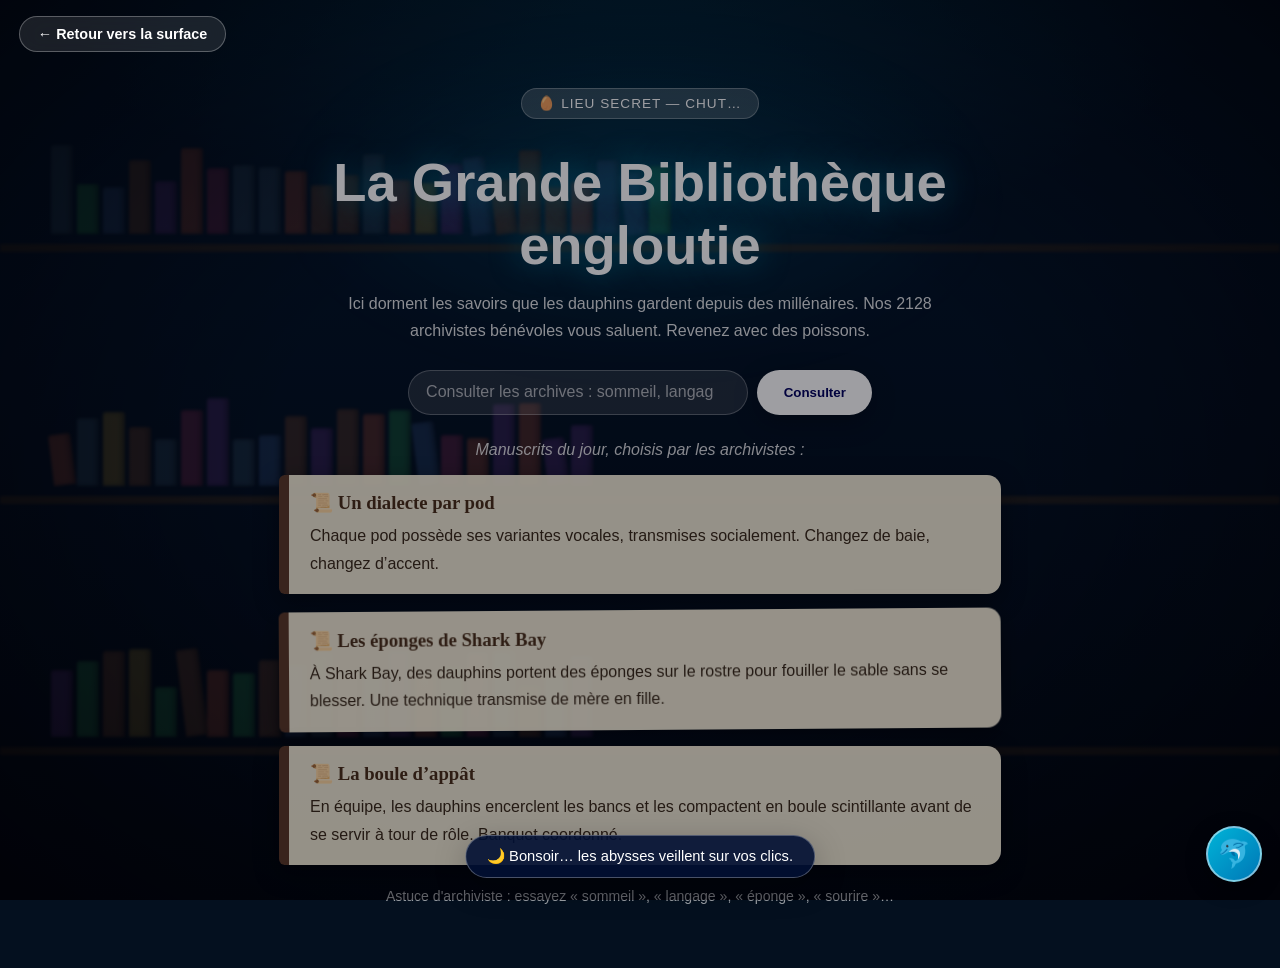
<file: pages/atlantide.html>
<!DOCTYPE html>
<html lang="fr">
<head>
    <meta charset="UTF-8">
    <meta name="viewport" content="width=device-width, initial-scale=1.0">
    <title>La Grande Bibliothèque engloutie</title>
    <link rel="stylesheet" href="../styles/styles.css">
    <link rel="icon" type="image/svg+xml" href="../favicon.svg">
    <meta name="robots" content="noindex">
</head>
<body class="atlantide-body">
    <div class="atlantide-scene" aria-hidden="true">
        <div class="atlantide-glow"></div>
        <div class="atlantide-shelves" id="atlantide-shelves"></div>
        <div class="fly-book fb1"></div>
        <div class="fly-book fb2"></div>
        <div class="fly-book fb3"></div>
        <div class="fly-book fb4"></div>
        <div class="atlantide-vignette"></div>
    </div>

    <div class="zen-chrome">
        <a class="zen-pill" href="wiki.html">← Retour vers la surface</a>
    </div>

    <main class="atlantide-main">
        <p class="hero-badge">🥚 Lieu secret — chut…</p>
        <h1>La Grande Bibliothèque engloutie</h1>
        <p class="lead">Ici dorment les savoirs que les dauphins gardent depuis des millénaires.
            Nos 2128 archivistes bénévoles vous saluent. Revenez avec des poissons.</p>

        <form class="wiki-search" id="atlantide-search" role="search">
            <input type="search" id="atlantide-input" placeholder="Consulter les archives : sommeil, langage, éponges…" aria-label="Rechercher dans les archives" autocomplete="off">
            <button class="btn btn-primary" type="submit">Consulter</button>
        </form>

        <div id="atlantide-results" aria-live="polite"></div>
        <p class="atlantide-hint">Astuce d'archiviste : essayez « sommeil », « langage », « éponge », « sourire »…</p>
    </main>

    <script src="../js/easter.js" defer></script>
    <script src="../js/darwin.js" defer></script>
    <script src="../js/atlantide.js" defer></script>
</body>
</html>
</file>
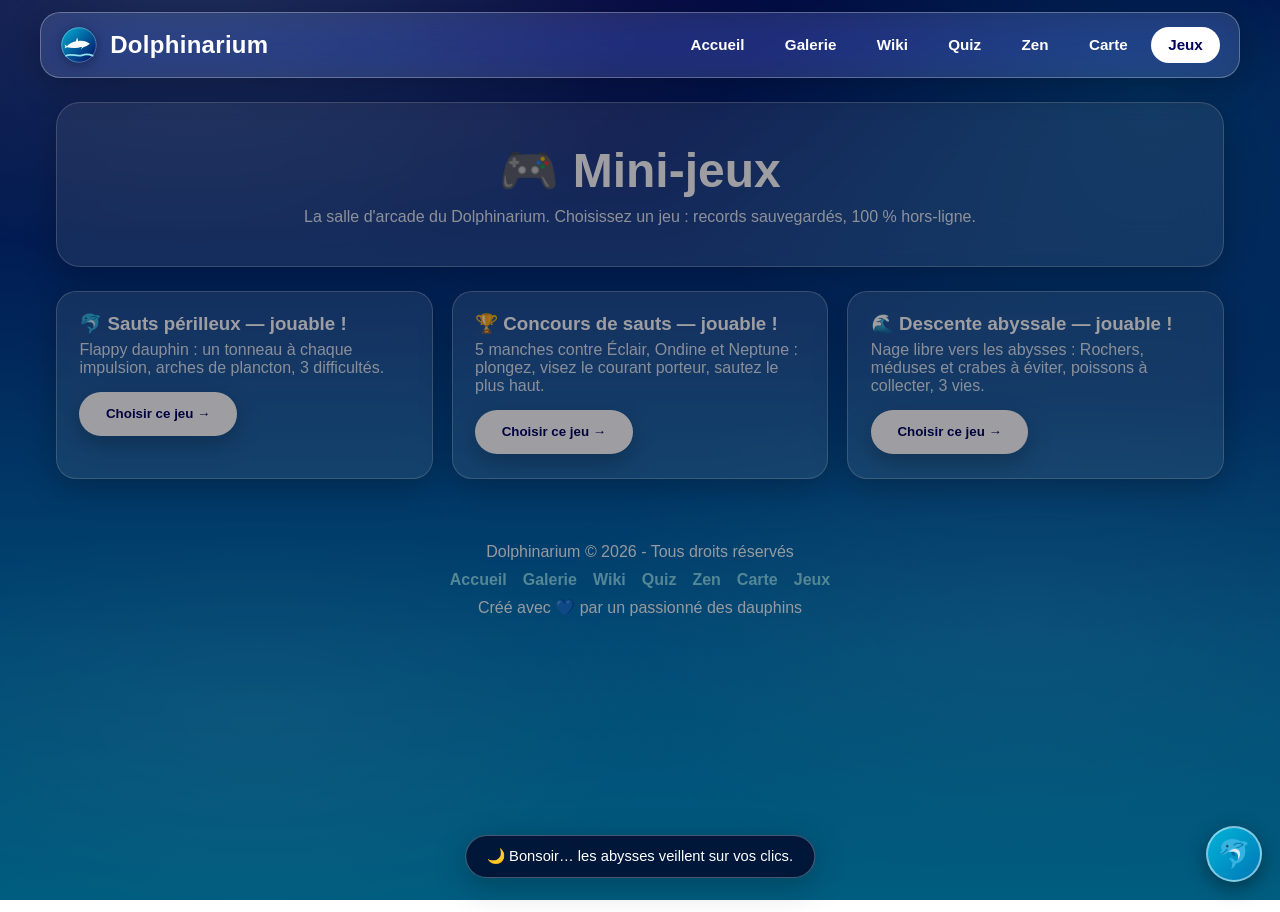
<file: pages/jeux.html>
<!DOCTYPE html>
<html lang="fr">
<head>
    <meta charset="UTF-8">
    <meta name="viewport" content="width=device-width, initial-scale=1.0">
    <title>Mini-jeux - Dolphinarium</title>
    <link rel="stylesheet" href="../styles/styles.css">
    <link rel="icon" type="image/svg+xml" href="../favicon.svg">
</head>
<body>
    <header class="site-header">
        <a class="logo" href="../index.html"><svg class="logo-mark" viewBox="0 0 64 64" aria-hidden="true"><defs><linearGradient id="logoGrad" x1="0" y1="0" x2="1" y2="1"><stop offset="0" stop-color="#00b4d8"/><stop offset="1" stop-color="#03045e"/></linearGradient></defs><circle cx="32" cy="32" r="30" fill="url(#logoGrad)"/><circle cx="32" cy="32" r="29" fill="none" stroke="#ffffff" stroke-opacity="0.35" stroke-width="1.5"/><g transform="translate(6,13) scale(0.26)" fill="#ffffff"><path d="M170,65 C 150,50 120,42 95,48 L 88,25 L 80,49 C 60,55 35,65 22,80 L 5,70 L 12,82 L 6,94 L 24,88 C 50,95 90,95 120,85 L 112,100 L 128,88 C 145,82 160,74 170,65 Z"/></g><path d="M10,50 C20,45 28,53 38,49 C44,47 50,48 55,50" fill="none" stroke="#90e0ef" stroke-width="3" stroke-linecap="round"/></svg> <span>Dolphinarium</span></a>
        <button class="nav-burger" aria-label="Ouvrir le menu" aria-expanded="false">☰</button>
        <nav>
            <a href="../index.html">Accueil</a>
            <a href="galerie.html">Galerie</a>
            <a href="wiki.html">Wiki</a>
            <a href="quiz.html">Quiz</a>
            <a href="zen.html">Zen</a>
            <a href="carte.html">Carte</a>
            <a href="jeux.html" class="active">Jeux</a>
        </nav>
    </header>

    <main>
        <section class="page-hero">
            <h1>🎮 Mini-jeux</h1>
            <p>La salle d'arcade du Dolphinarium. Choisissez un jeu : records sauvegardés, 100 % hors-ligne.</p>
        </section>

        <section class="jeux-hub">
            <div class="preview-card">
                <div class="preview-body">
                    <h3>🐬 Sauts périlleux — jouable !</h3>
                    <p>Flappy dauphin : un tonneau à chaque impulsion, arches de plancton, 3 difficultés.</p>
                    <span class="preview-link"><button class="btn btn-primary" id="hub-flappy-play">Choisir ce jeu →</button></span>
                </div>
            </div>
            <div class="preview-card">
                <div class="preview-body">
                    <h3>🏆 Concours de sauts — jouable !</h3>
                    <p>5 manches contre Éclair, Ondine et Neptune : plongez, visez le courant porteur, sautez le plus haut.</p>
                    <span class="preview-link"><button class="btn btn-primary" id="hub-saut-play">Choisir ce jeu →</button></span>
                </div>
            </div>
            <div class="preview-card">
                <div class="preview-body">
                    <h3>🌊 Descente abyssale — jouable !</h3>
                    <p>Nage libre vers les abysses : Rochers, méduses et crabes à éviter, poissons à collecter, 3 vies.</p>
                    <span class="preview-link"><button class="btn btn-primary" id="hub-nage-play">Choisir ce jeu →</button></span>
                </div>
            </div>
        </section>
    </main>

    <!-- Mode focalisé : le jeu n'apparaît qu'après choix -->
    <div class="flappy-focus" id="flappy-focus" hidden>
        <div class="flappy-modal" role="dialog" aria-modal="true" aria-label="Sauts périlleux">
            <div class="flappy-hud">
                <p class="flappy-score" id="flappy-score" aria-live="polite">0</p>
                <p class="flappy-best" id="flappy-best">Record : 0</p>
                <button class="zen-pill" id="flappy-mute" aria-pressed="false">🔊 Son</button>
                <button class="zen-pill" id="flappy-close" aria-label="Quitter le jeu">✕</button>
            </div>
            <div class="flappy-stage">
                <canvas id="flappy-canvas" width="480" height="640" tabindex="0" aria-label="Zone de jeu : Espace ou toucher pour faire plonger le dauphin"></canvas>

                <div class="flappy-menu" id="flappy-menu">
                    <p class="flappy-over-title">🐬 Sauts périlleux</p>
                    <p class="flappy-menu-sub">Un tonneau à chaque impulsion. Franchissez les arches !</p>
                    <button class="btn btn-primary" id="flappy-play-btn">▶ Jouer</button>
                    <button class="btn btn-ghost" id="flappy-options-btn">⚙️ Options</button>
                    <button class="btn btn-ghost" id="flappy-quit-btn">← Quitter</button>
                    <div class="flappy-options" id="flappy-options-panel" hidden>
                        <label class="flappy-opt-row">
                            <input type="checkbox" id="flappy-opt-sound" checked> Effets sonores
                        </label>
                        <fieldset class="flappy-opt-row">
                            <legend>Difficulté</legend>
                            <label><input type="radio" name="flappy-diff" value="detente"> Détente</label>
                            <label><input type="radio" name="flappy-diff" value="normal" checked> Normal</label>
                            <label><input type="radio" name="flappy-diff" value="rapide"> Rapide</label>
                        </fieldset>
                    </div>
                </div>

                <p class="flappy-hint" id="flappy-hint" hidden>Espace / clic / tap pour plonger 🐬</p>

                <div class="flappy-over" id="flappy-over" hidden>
                    <p class="flappy-over-title">💥 Plouf !</p>
                    <p>Score : <strong id="flappy-over-score">0</strong></p>
                    <p id="flappy-over-best">Record : 0</p>
                    <p class="flappy-record" id="flappy-record" hidden>🏆 Nouveau record !</p>
                    <button class="btn btn-primary" id="flappy-restart">↻ Rejouer (R)</button>
                    <button class="btn btn-ghost" id="flappy-over-menu">Menu</button>
                </div>
            </div>
            <p class="flappy-keys">Espace / ↑ / clic / tap : impulsion · <kbd>P</kbd> pause · <kbd>R</kbd> recommencer · <kbd>Échap</kbd> quitter</p>
        </div>
    </div>

    <!-- Mode focalisé : Descente abyssale -->
    <div class="flappy-focus" id="nage-focus" hidden>
        <div class="flappy-modal flappy-modal-wide" role="dialog" aria-modal="true" aria-label="Descente abyssale">
            <div class="flappy-hud">
                <p class="flappy-score" id="nage-score" aria-live="polite">0</p>
                <p class="flappy-best" id="nage-best">Record : 0</p>
                <p class="nage-depth" id="nage-depth">0 m ↓</p>
                <p class="nage-zone" id="nage-zone">Surface</p>
                <p class="nage-grace" id="nage-grace" hidden>✨ Dolphin's Grace !</p>
                <p class="nage-lives" id="nage-lives" aria-label="Vies restantes">❤️❤️❤️</p>
                <button class="zen-pill" id="nage-mute" aria-pressed="false">🔊 Son</button>
                <button class="zen-pill" id="nage-close" aria-label="Quitter le jeu">✕</button>
            </div>
            <p class="rotate-hint" id="nage-rotate">🔄 Tournez l'appareil pour nager grand</p>
            <div class="flappy-stage">
                <canvas id="nage-canvas" class="game-canvas" width="800" height="450" tabindex="0" aria-label="Zone de jeu : suivez avec le doigt ou les flèches haut et bas"></canvas>

                <div class="flappy-menu" id="nage-menu">
                    <p class="flappy-over-title">🌊 Descente abyssale</p>
                    <p class="flappy-menu-sub">Suivez le courant vers les abysses. Évitez rochers, méduses et crabes, gobez les poissons !</p>
                    <button class="btn btn-primary" id="nage-play-btn">▶ Jouer</button>
                    <button class="btn btn-ghost" id="nage-options-btn">⚙️ Options</button>
                    <button class="btn btn-ghost" id="nage-quit-btn">← Quitter</button>
                    <div class="flappy-options" id="nage-options-panel" hidden>
                        <label class="flappy-opt-row">
                            <input type="checkbox" id="nage-opt-sound" checked> Effets sonores
                        </label>
                        <fieldset class="flappy-opt-row">
                            <legend>Difficulté</legend>
                            <label><input type="radio" name="nage-diff" value="detente"> Détente</label>
                            <label><input type="radio" name="nage-diff" value="normal" checked> Normal</label>
                            <label><input type="radio" name="nage-diff" value="rapide"> Rapide</label>
                        </fieldset>
                    </div>
                </div>

                <p class="flappy-hint" id="nage-hint" hidden>Suivez avec le doigt / ↑ ↓ 🐬</p>

                <div class="flappy-over" id="nage-over" hidden>
                    <p class="flappy-over-title">🪨 Échoué !</p>
                    <p>Score : <strong id="nage-over-score">0</strong></p>
                    <p id="nage-over-best">Record : 0</p>
                    <p class="flappy-record" id="nage-record" hidden>🏆 Nouveau record !</p>
                    <button class="btn btn-primary" id="nage-restart">↻ Rejouer (R)</button>
                    <button class="btn btn-ghost" id="nage-over-menu">Menu</button>
                </div>
            </div>
            <p class="flappy-keys">Doigt/souris ou ↑ ↓ : nager · <kbd>P</kbd> pause · <kbd>R</kbd> recommencer · <kbd>Échap</kbd> quitter</p>
        </div>
    </div>

    <!-- Mode focalisé : Concours de sauts -->
    <div class="flappy-focus" id="saut-focus" hidden>
        <div class="flappy-modal flappy-modal-wide" role="dialog" aria-modal="true" aria-label="Concours de sauts">
            <div class="flappy-hud">
                <p class="flappy-score" id="saut-round">Manche 1 / 5</p>
                <p class="flappy-best" id="saut-best">Record : 0 m</p>
                <button class="zen-pill" id="saut-mute" aria-pressed="false">🔊 Son</button>
                <button class="zen-pill" id="saut-close" aria-label="Quitter le jeu">✕</button>
            </div>
            <div class="flappy-stage">
                <canvas id="saut-canvas" class="game-canvas" width="800" height="450" tabindex="0" aria-label="Zone de jeu : maintenez Espace ou le toucher pour plonger, relâchez pour sauter"></canvas>

                <div class="flappy-menu" id="saut-menu">
                    <p class="flappy-over-title">🏆 Concours de sauts</p>
                    <p class="flappy-menu-sub">5 manches contre 3 rivaux. Maintenez pour plonger profond, relâchez dans la zone verte !</p>
                    <button class="btn btn-primary" id="saut-play-btn">▶ Jouer</button>
                    <button class="btn btn-ghost" id="saut-options-btn">⚙️ Options</button>
                    <button class="btn btn-ghost" id="saut-quit-btn">← Quitter</button>
                    <div class="flappy-options" id="saut-options-panel" hidden>
                        <label class="flappy-opt-row">
                            <input type="checkbox" id="saut-opt-sound" checked> Effets sonores
                        </label>
                        <fieldset class="flappy-opt-row">
                            <legend>Difficulté</legend>
                            <label><input type="radio" name="saut-diff" value="detente"> Détente</label>
                            <label><input type="radio" name="saut-diff" value="normal" checked> Normal</label>
                            <label><input type="radio" name="saut-diff" value="rapide"> Rapide</label>
                        </fieldset>
                    </div>
                </div>

                <div class="saut-charge" id="saut-charge-wrap" hidden>
                    <div class="saut-gauge">
                        <div class="saut-zone" id="saut-zone"></div>
                        <div class="saut-cursor" id="saut-cursor"></div>
                    </div>
                    <div class="saut-power"><div id="saut-charge-fill"></div></div>
                </div>

                <p class="flappy-hint" id="saut-prompt" hidden></p>

                <div class="flappy-over" id="saut-over" hidden>
                    <p class="flappy-over-title">🏁 Concours terminé !</p>
                    <div class="saut-egg" id="saut-egg" hidden>
                        <p>🌊 <strong>50 MÈTRES !</strong> Exploit légendaire… quelque chose vous attend.</p>
                        <a class="btn btn-primary" id="saut-egg-link" href="https://youtu.be/FvHHlKp923A" target="_blank" rel="noopener">Voir ce qui se passe… 🥚</a>
                    </div>
                    <ul class="saut-table" id="saut-over-table"></ul>
                    <p id="saut-over-best">Record : 0 m</p>
                    <p class="flappy-record" id="saut-record" hidden>🏆 Nouveau record !</p>
                    <button class="btn btn-primary" id="saut-restart">↻ Rejouer (R)</button>
                    <button class="btn btn-ghost" id="saut-over-menu">Menu</button>
                </div>
            </div>
            <div class="saut-live">
                <p class="flappy-keys">Maintenir Espace / clic / toucher : plongée · relâcher dans le vert : saut · <kbd>R</kbd> recommencer · <kbd>Échap</kbd> quitter</p>
                <ul class="saut-table saut-table-live" id="saut-board"></ul>
            </div>
        </div>
    </div>

    <footer>
        <div class="footer-content">
            <p>Dolphinarium © 2026 - Tous droits réservés</p>
            <nav>
                <a href="../index.html">Accueil</a>
                <a href="galerie.html">Galerie</a>
                <a href="wiki.html">Wiki</a>
                <a href="quiz.html">Quiz</a>
                <a href="zen.html">Zen</a>
                <a href="carte.html">Carte</a>
                <a href="jeux.html">Jeux</a>
            </nav>
            <p>Créé avec 💙 par un passionné des dauphins</p>
        </div>
    </footer>

    <script src="../js/storage.js" defer></script>
    <script src="../js/jeux-flappy.js" defer></script>
    <script src="../js/jeux-nage.js" defer></script>
    <script src="../js/jeux-saut.js" defer></script>
    <script src="../js/nav.js" defer></script>
    <script src="../js/easter.js" defer></script>
    <script src="../js/darwin.js" defer></script>
</body>
</html>
</file>
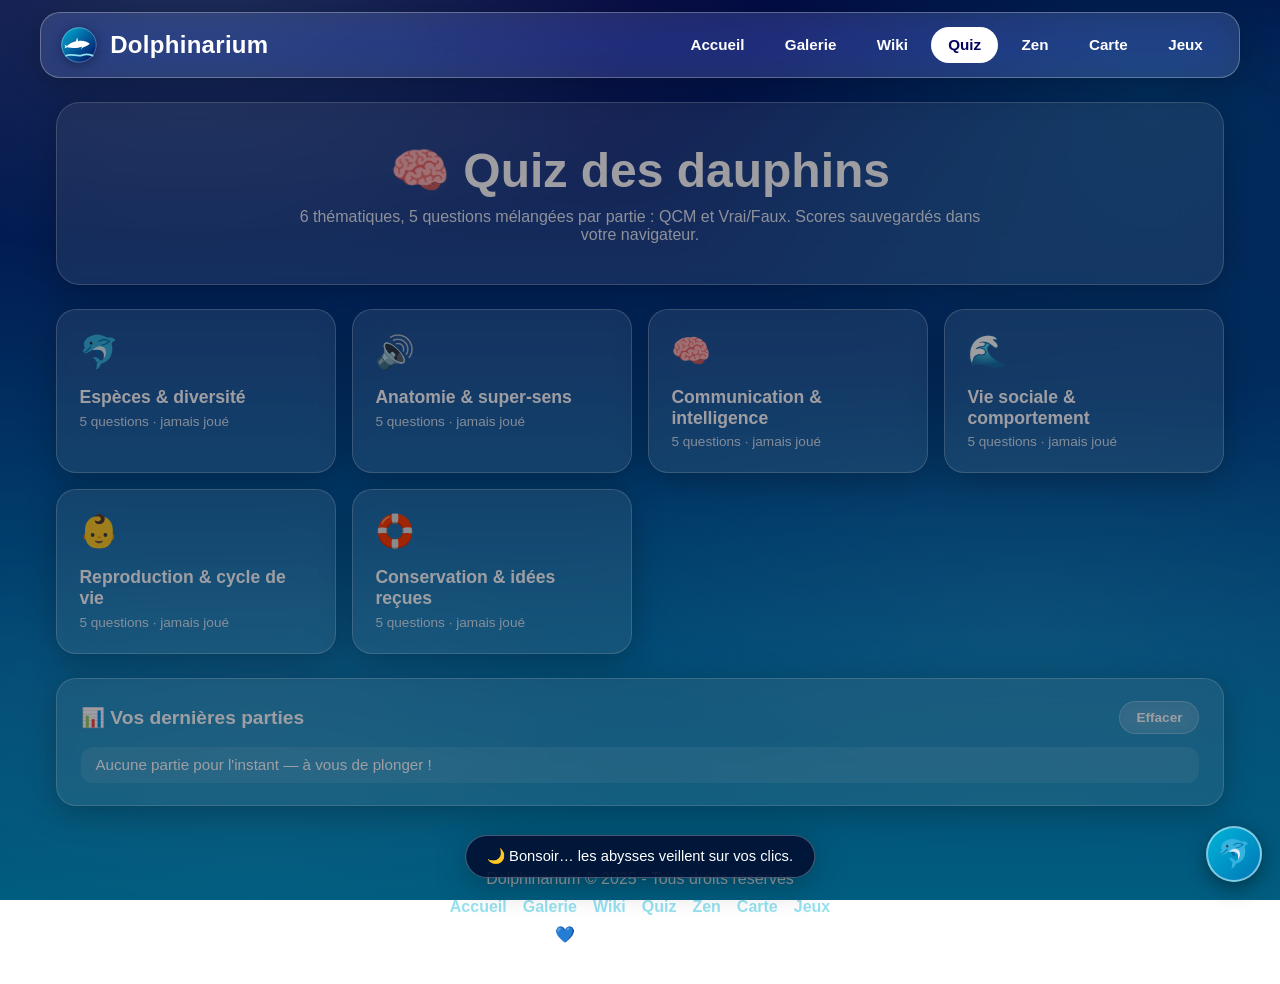
<file: pages/quiz.html>
<!DOCTYPE html>
<html lang="fr">
<head>
    <meta charset="UTF-8">
    <meta name="viewport" content="width=device-width, initial-scale=1.0">
    <title>Quiz - Dolphinarium</title>
    <link rel="stylesheet" href="../styles/styles.css">
    <link rel="icon" type="image/svg+xml" href="../favicon.svg">
</head>
<body>
    <header class="site-header">
        <a class="logo" href="../index.html"><svg class="logo-mark" viewBox="0 0 64 64" aria-hidden="true"><defs><linearGradient id="logoGrad" x1="0" y1="0" x2="1" y2="1"><stop offset="0" stop-color="#00b4d8"/><stop offset="1" stop-color="#03045e"/></linearGradient></defs><circle cx="32" cy="32" r="30" fill="url(#logoGrad)"/><circle cx="32" cy="32" r="29" fill="none" stroke="#ffffff" stroke-opacity="0.35" stroke-width="1.5"/><g transform="translate(6,13) scale(0.26)" fill="#ffffff"><path d="M170,65 C 150,50 120,42 95,48 L 88,25 L 80,49 C 60,55 35,65 22,80 L 5,70 L 12,82 L 6,94 L 24,88 C 50,95 90,95 120,85 L 112,100 L 128,88 C 145,82 160,74 170,65 Z"/></g><path d="M10,50 C20,45 28,53 38,49 C44,47 50,48 55,50" fill="none" stroke="#90e0ef" stroke-width="3" stroke-linecap="round"/></svg> <span>Dolphinarium</span></a>
        <button class="nav-burger" aria-label="Ouvrir le menu" aria-expanded="false">☰</button>
        <nav>
            <a href="../index.html">Accueil</a>
            <a href="galerie.html">Galerie</a>
            <a href="wiki.html">Wiki</a>
            <a href="quiz.html" class="active">Quiz</a>
            <a href="zen.html">Zen</a>
            <a href="carte.html">Carte</a>
            <a href="jeux.html">Jeux</a>
        </nav>
    </header>

    <main>
        <section class="page-hero">
            <h1>🧠 Quiz des dauphins</h1>
            <p>6 thématiques, 5 questions mélangées par partie : QCM et Vrai/Faux. Scores sauvegardés dans votre navigateur.</p>
        </section>

        <!-- Écran d'accueil : thèmes + historique -->
        <div id="quiz-home">
            <section class="quiz-theme-grid" id="quiz-themes" aria-label="Choisir une thématique"></section>

            <section class="quiz-history-panel">
                <div class="quiz-history-head">
                    <h2>📊 Vos dernières parties</h2>
                    <button class="btn btn-ghost btn-small" id="quiz-clear">Effacer</button>
                </div>
                <ul id="quiz-history"></ul>
            </section>
        </div>

        <!-- Écran de jeu -->
        <div id="quiz-game" hidden>
            <p class="breadcrumb" id="quiz-progress-text"></p>
            <div class="quiz-progress"><div id="quiz-progress-bar"></div></div>
            <section class="quiz-card">
                <span class="quiz-badge" id="quiz-type"></span>
                <h2 id="quiz-question"></h2>
                <div class="quiz-options" id="quiz-options"></div>
                <div class="quiz-feedback" id="quiz-feedback" hidden></div>
            </section>
            <button class="btn btn-ghost" id="quiz-quit">← Changer de thématique</button>
        </div>

        <!-- Écran de résultat -->
        <div id="quiz-result" hidden>
            <section class="quiz-card quiz-result-card">
                <span class="hero-badge">🐬 Partie terminée</span>
                <p class="quiz-final-score" id="quiz-score"></p>
                <p id="quiz-score-msg"></p>
                <div class="cta-row">
                    <button class="btn btn-primary" id="quiz-replay">Rejouer ce thème</button>
                    <button class="btn btn-ghost" id="quiz-back">← Retour aux thématiques</button>
                </div>
            </section>
        </div>
    </main>

    <!-- 🥚 Cinématiques de fin de quiz : une scène par score (cliquer pour passer) -->
    <div class="cinema" id="quiz-cinema" hidden>
        <!-- 5/5 : récif en fête -->
        <div class="cinema-scene" data-scene="5" hidden>
            <div class="cinema-beams" aria-hidden="true"></div>
            <div class="c5-rock r1"></div><div class="c5-rock r2"></div><div class="c5-rock r3"></div>
            <div class="c5-algae a1"></div><div class="c5-algae a2"></div><div class="c5-algae a3"></div><div class="c5-algae a4"></div>
            <div class="c5-fish f1"></div><div class="c5-fish f2"></div><div class="c5-fish f3"></div>
            <svg class="c5-d d1" viewBox="0 0 200 120" xmlns="http://www.w3.org/2000/svg" aria-hidden="true"><path d="M170,65 C 150,50 120,42 95,48 L 88,25 L 80,49 C 60,55 35,65 22,80 L 5,70 L 12,82 L 6,94 L 24,88 C 50,95 90,95 120,85 L 112,100 L 128,88 C 145,82 160,74 170,65 Z" fill="rgba(144,224,239,0.15)" stroke="#ffffff" stroke-width="4" stroke-linejoin="round" stroke-linecap="round"/></svg>
            <svg class="c5-d d2" viewBox="0 0 200 120" xmlns="http://www.w3.org/2000/svg" aria-hidden="true"><path d="M170,65 C 150,50 120,42 95,48 L 88,25 L 80,49 C 60,55 35,65 22,80 L 5,70 L 12,82 L 6,94 L 24,88 C 50,95 90,95 120,85 L 112,100 L 128,88 C 145,82 160,74 170,65 Z" fill="rgba(144,224,239,0.15)" stroke="#ffffff" stroke-width="4" stroke-linejoin="round" stroke-linecap="round"/></svg>
            <svg class="c5-d d3" viewBox="0 0 200 120" xmlns="http://www.w3.org/2000/svg" aria-hidden="true"><path d="M170,65 C 150,50 120,42 95,48 L 88,25 L 80,49 C 60,55 35,65 22,80 L 5,70 L 12,82 L 6,94 L 24,88 C 50,95 90,95 120,85 L 112,100 L 128,88 C 145,82 160,74 170,65 Z" fill="rgba(144,224,239,0.15)" stroke="#ffffff" stroke-width="4" stroke-linejoin="round" stroke-linecap="round"/></svg>
        </div>
        <!-- 4/5 : île déserte -->
        <div class="cinema-scene" data-scene="4" hidden>
            <div class="c4-sun"></div>
            <div class="c4-sea"></div>
            <div class="c4-sand"></div>
            <div class="c4-palm p1"><i></i></div><div class="c4-palm p2"><i></i></div>
            <svg class="c4-d d1" viewBox="0 0 200 120" xmlns="http://www.w3.org/2000/svg" aria-hidden="true"><path d="M170,65 C 150,50 120,42 95,48 L 88,25 L 80,49 C 60,55 35,65 22,80 L 5,70 L 12,82 L 6,94 L 24,88 C 50,95 90,95 120,85 L 112,100 L 128,88 C 145,82 160,74 170,65 Z" fill="rgba(58,134,200,0.35)" stroke="#ffffff" stroke-width="4" stroke-linejoin="round" stroke-linecap="round"/></svg>
            <svg class="c4-d d2" viewBox="0 0 200 120" xmlns="http://www.w3.org/2000/svg" aria-hidden="true"><path d="M170,65 C 150,50 120,42 95,48 L 88,25 L 80,49 C 60,55 35,65 22,80 L 5,70 L 12,82 L 6,94 L 24,88 C 50,95 90,95 120,85 L 112,100 L 128,88 C 145,82 160,74 170,65 Z" fill="rgba(58,134,200,0.35)" stroke="#ffffff" stroke-width="4" stroke-linejoin="round" stroke-linecap="round"/></svg>
        </div>
        <!-- 3/5 : grand bleu -->
        <div class="cinema-scene" data-scene="3" hidden>
            <svg class="c3-d" viewBox="0 0 200 120" xmlns="http://www.w3.org/2000/svg" aria-hidden="true"><path d="M170,65 C 150,50 120,42 95,48 L 88,25 L 80,49 C 60,55 35,65 22,80 L 5,70 L 12,82 L 6,94 L 24,88 C 50,95 90,95 120,85 L 112,100 L 128,88 C 145,82 160,74 170,65 Z" fill="rgba(144,224,239,0.12)" stroke="#ffffff" stroke-width="4" stroke-linejoin="round" stroke-linecap="round"/></svg>
        </div>
        <!-- 2/5 : fond marin quasi vide -->
        <div class="cinema-scene" data-scene="2" hidden>
            <div class="c2-sand"></div>
            <svg class="c2-d" viewBox="0 0 200 120" xmlns="http://www.w3.org/2000/svg" aria-hidden="true"><path d="M170,65 C 150,50 120,42 95,48 L 88,25 L 80,49 C 60,55 35,65 22,80 L 5,70 L 12,82 L 6,94 L 24,88 C 50,95 90,95 120,85 L 112,100 L 128,88 C 145,82 160,74 170,65 Z" fill="rgba(144,224,239,0.10)" stroke="rgba(255,255,255,0.6)" stroke-width="4" stroke-linejoin="round" stroke-linecap="round"/></svg>
        </div>
        <!-- 1/5 : fond assombri, dauphin statique -->
        <div class="cinema-scene" data-scene="1" hidden>
            <svg class="c1-d" viewBox="0 0 200 120" xmlns="http://www.w3.org/2000/svg" aria-hidden="true"><path d="M170,65 C 150,50 120,42 95,48 L 88,25 L 80,49 C 60,55 35,65 22,80 L 5,70 L 12,82 L 6,94 L 24,88 C 50,95 90,95 120,85 L 112,100 L 128,88 C 145,82 160,74 170,65 Z" fill="rgba(144,224,239,0.06)" stroke="rgba(255,255,255,0.4)" stroke-width="4" stroke-linejoin="round" stroke-linecap="round"/></svg>
        </div>
        <!-- 0/5 : abysses, halo, dauphin triste au centre, bords effacés -->
        <div class="cinema-scene" data-scene="0" hidden>
            <div class="c0-halo"></div>
            <svg class="c0-d" viewBox="0 0 200 120" xmlns="http://www.w3.org/2000/svg" aria-hidden="true"><path d="M170,65 C 150,50 120,42 95,48 L 88,25 L 80,49 C 60,55 35,65 22,80 L 5,70 L 12,82 L 6,94 L 24,88 C 50,95 90,95 120,85 L 112,100 L 128,88 C 145,82 160,74 170,65 Z" fill="rgba(144,224,239,0.05)" stroke="rgba(255,255,255,0.35)" stroke-width="4" stroke-linejoin="round" stroke-linecap="round"/></svg>
        </div>
        <p class="cinema-text" id="cinema-text"></p>
        <p class="cinema-skip">cliquer pour passer</p>
    </div>

    <footer>
        <div class="footer-content">
            <p>Dolphinarium © 2025 - Tous droits réservés</p>
            <nav>
                <a href="../index.html">Accueil</a>
                <a href="galerie.html">Galerie</a>
                <a href="wiki.html">Wiki</a>
                <a href="quiz.html">Quiz</a>
            <a href="zen.html">Zen</a>
            <a href="carte.html">Carte</a>
            <a href="jeux.html">Jeux</a>
            </nav>
            <p>Créé avec 💙 par un passionné des dauphins</p>
        </div>
    </footer>

    <script src="../js/quiz-data.js" defer></script>
    <script src="../js/storage.js" defer></script>
    <script src="../js/quiz.js" defer></script>
    <script src="../js/nav.js" defer></script>
    <script src="../js/easter.js" defer></script>
    <script src="../js/darwin.js" defer></script>
</body>
</html>
</file>
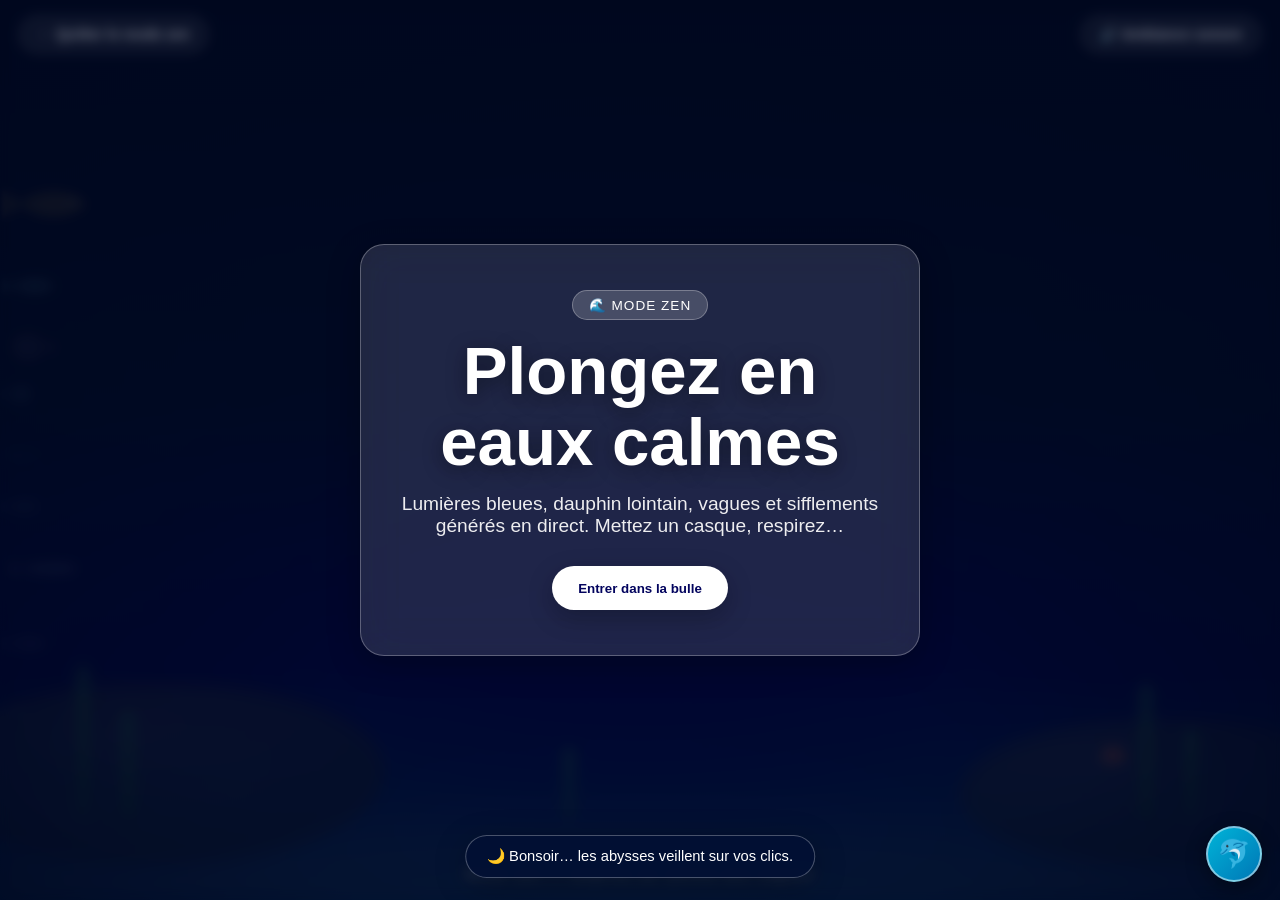
<file: pages/zen.html>
<!DOCTYPE html>
<html lang="fr">
<head>
    <meta charset="UTF-8">
    <meta name="viewport" content="width=device-width, initial-scale=1.0">
    <title>Mode zen - Dolphinarium</title>
    <link rel="stylesheet" href="../styles/styles.css">
    <link rel="icon" type="image/svg+xml" href="../favicon.svg">
</head>
<body class="zen-body">
    <!-- Scène immersive plein écran (la page elle-même, pas l'API Fullscreen) -->
    <div class="zen-scene" aria-hidden="true">
        <div class="zen-light l1"></div>
        <div class="zen-light l2"></div>
        <div class="zen-light l3"></div>
        <div class="zen-light l4"></div>
        <div class="zen-light l5"></div>
        <svg id="zen-dolphin" class="zen-dolphin" viewBox="0 0 200 120" xmlns="http://www.w3.org/2000/svg">
            <path d="M170,65 C 150,50 120,42 95,48 L 88,25 L 80,49
                C 60,55 35,65 22,80 L 5,70 L 12,82 L 6,94 L 24,88
                C 50,95 90,95 120,85 L 112,100 L 128,88
                C 145,82 160,74 170,65 Z"
                fill="rgba(144,224,239,0.10)" stroke="rgba(255,255,255,0.75)" stroke-width="4"
                stroke-linejoin="round" stroke-linecap="round"/>
        </svg>
        <span class="zen-bubble zb1"></span>
        <span class="zen-bubble zb2"></span>
        <span class="zen-bubble zb3"></span>
        <span class="zen-bubble zb4"></span>
        <span class="zen-bubble zb5"></span>
        <span class="zen-bubble zb6"></span>
        <!-- Récif flou : impression de fond marin, sans briser le calme -->
        <div class="zen-reef" aria-hidden="true">
            <div class="zen-sand"></div>
            <div class="zen-rock rk1"></div>
            <div class="zen-rock rk2"></div>
            <div class="zen-seaweed sw1"></div>
            <div class="zen-seaweed sw2"></div>
            <div class="zen-seaweed sw3"></div>
            <div class="zen-seaweed sw4"></div>
            <div class="zen-seaweed sw5"></div>
            <svg class="zen-fish zf1" viewBox="0 0 60 30" xmlns="http://www.w3.org/2000/svg"><path d="M52,15 C42,6 24,5 12,15 C24,25 42,24 52,15 Z M14,15 L3,7 L3,23 Z" fill="rgba(144,224,239,0.5)"/></svg>
            <svg class="zen-fish zf2" viewBox="0 0 60 30" xmlns="http://www.w3.org/2000/svg"><path d="M52,15 C42,6 24,5 12,15 C24,25 42,24 52,15 Z M14,15 L3,7 L3,23 Z" fill="rgba(144,224,239,0.4)"/></svg>
            <svg class="zen-fish zf3" viewBox="0 0 60 30" xmlns="http://www.w3.org/2000/svg"><path d="M52,15 C42,6 24,5 12,15 C24,25 42,24 52,15 Z M14,15 L3,7 L3,23 Z" fill="rgba(202,240,248,0.35)"/></svg>
            <svg class="zen-fish zf4" viewBox="0 0 60 30" xmlns="http://www.w3.org/2000/svg"><path d="M54,15 C44,5 24,4 12,15 C24,26 44,25 54,15 Z M14,15 L2,6 L2,24 Z" fill="rgba(255,209,102,0.5)"/><circle cx="46" cy="13" r="1.6" fill="rgba(255,255,255,0.8)"/></svg>
            <svg class="zen-fish zf5" viewBox="0 0 50 40" xmlns="http://www.w3.org/2000/svg"><ellipse cx="26" cy="20" rx="14" ry="12" fill="rgba(144,224,239,0.4)"/><path d="M12,20 L2,12 L2,28 Z" fill="rgba(144,224,239,0.4)"/><circle cx="32" cy="17" r="1.6" fill="rgba(255,255,255,0.7)"/></svg>
            <svg class="zen-fish zf6" viewBox="0 0 80 20" xmlns="http://www.w3.org/2000/svg"><ellipse cx="48" cy="10" rx="25" ry="5" fill="rgba(202,240,248,0.4)"/><path d="M23,10 L9,4 L9,16 Z" fill="rgba(202,240,248,0.4)"/><circle cx="62" cy="8.5" r="1.4" fill="rgba(255,255,255,0.7)"/></svg>
            <svg class="zen-fish zf7" viewBox="0 0 60 30" xmlns="http://www.w3.org/2000/svg"><path d="M52,15 C42,6 24,5 12,15 C24,25 42,24 52,15 Z M14,15 L3,7 L3,23 Z" fill="rgba(144,224,239,0.35)"/></svg>
            <svg class="zen-fish zf8" viewBox="0 0 50 40" xmlns="http://www.w3.org/2000/svg"><ellipse cx="26" cy="20" rx="14" ry="12" fill="rgba(230,170,200,0.35)"/><path d="M12,20 L2,12 L2,28 Z" fill="rgba(230,170,200,0.35)"/><circle cx="32" cy="17" r="1.6" fill="rgba(255,255,255,0.6)"/></svg>
            <svg class="zen-fish zf9" viewBox="0 0 80 20" xmlns="http://www.w3.org/2000/svg"><ellipse cx="48" cy="10" rx="25" ry="5" fill="rgba(144,224,239,0.3)"/><path d="M23,10 L9,4 L9,16 Z" fill="rgba(144,224,239,0.3)"/></svg>
            <div class="zen-crab"><i></i></div>
            <div class="zen-school sc1" aria-hidden="true">
                <svg class="zs-f" viewBox="0 0 60 30" xmlns="http://www.w3.org/2000/svg"><path d="M52,15 C42,6 24,5 12,15 C24,25 42,24 52,15 Z M14,15 L3,7 L3,23 Z" fill="rgba(144,224,239,0.55)"/></svg>
                <svg class="zs-f" viewBox="0 0 60 30" xmlns="http://www.w3.org/2000/svg"><path d="M52,15 C42,6 24,5 12,15 C24,25 42,24 52,15 Z M14,15 L3,7 L3,23 Z" fill="rgba(144,224,239,0.5)"/></svg>
                <svg class="zs-f" viewBox="0 0 60 30" xmlns="http://www.w3.org/2000/svg"><path d="M52,15 C42,6 24,5 12,15 C24,25 42,24 52,15 Z M14,15 L3,7 L3,23 Z" fill="rgba(202,240,248,0.45)"/></svg>
                <svg class="zs-f" viewBox="0 0 60 30" xmlns="http://www.w3.org/2000/svg"><path d="M52,15 C42,6 24,5 12,15 C24,25 42,24 52,15 Z M14,15 L3,7 L3,23 Z" fill="rgba(144,224,239,0.5)"/></svg>
                <svg class="zs-f" viewBox="0 0 60 30" xmlns="http://www.w3.org/2000/svg"><path d="M52,15 C42,6 24,5 12,15 C24,25 42,24 52,15 Z M14,15 L3,7 L3,23 Z" fill="rgba(202,240,248,0.4)"/></svg>
                <svg class="zs-f" viewBox="0 0 60 30" xmlns="http://www.w3.org/2000/svg"><path d="M52,15 C42,6 24,5 12,15 C24,25 42,24 52,15 Z M14,15 L3,7 L3,23 Z" fill="rgba(144,224,239,0.45)"/></svg>
                <svg class="zs-f" viewBox="0 0 60 30" xmlns="http://www.w3.org/2000/svg"><path d="M52,15 C42,6 24,5 12,15 C24,25 42,24 52,15 Z M14,15 L3,7 L3,23 Z" fill="rgba(202,240,248,0.4)"/></svg>
                <svg class="zs-f" viewBox="0 0 60 30" xmlns="http://www.w3.org/2000/svg"><path d="M52,15 C42,6 24,5 12,15 C24,25 42,24 52,15 Z M14,15 L3,7 L3,23 Z" fill="rgba(144,224,239,0.4)"/></svg>
            </div>
            <div class="zen-school sc2" aria-hidden="true">
                <svg class="zs-f" viewBox="0 0 60 30" xmlns="http://www.w3.org/2000/svg"><path d="M52,15 C42,6 24,5 12,15 C24,25 42,24 52,15 Z M14,15 L3,7 L3,23 Z" fill="rgba(202,240,248,0.45)"/></svg>
                <svg class="zs-f" viewBox="0 0 60 30" xmlns="http://www.w3.org/2000/svg"><path d="M52,15 C42,6 24,5 12,15 C24,25 42,24 52,15 Z M14,15 L3,7 L3,23 Z" fill="rgba(144,224,239,0.5)"/></svg>
                <svg class="zs-f" viewBox="0 0 60 30" xmlns="http://www.w3.org/2000/svg"><path d="M52,15 C42,6 24,5 12,15 C24,25 42,24 52,15 Z M14,15 L3,7 L3,23 Z" fill="rgba(144,224,239,0.45)"/></svg>
                <svg class="zs-f" viewBox="0 0 60 30" xmlns="http://www.w3.org/2000/svg"><path d="M52,15 C42,6 24,5 12,15 C24,25 42,24 52,15 Z M14,15 L3,7 L3,23 Z" fill="rgba(202,240,248,0.4)"/></svg>
                <svg class="zs-f" viewBox="0 0 60 30" xmlns="http://www.w3.org/2000/svg"><path d="M52,15 C42,6 24,5 12,15 C24,25 42,24 52,15 Z M14,15 L3,7 L3,23 Z" fill="rgba(144,224,239,0.5)"/></svg>
                <svg class="zs-f" viewBox="0 0 60 30" xmlns="http://www.w3.org/2000/svg"><path d="M52,15 C42,6 24,5 12,15 C24,25 42,24 52,15 Z M14,15 L3,7 L3,23 Z" fill="rgba(202,240,248,0.35)"/></svg>
                <svg class="zs-f" viewBox="0 0 60 30" xmlns="http://www.w3.org/2000/svg"><path d="M52,15 C42,6 24,5 12,15 C24,25 42,24 52,15 Z M14,15 L3,7 L3,23 Z" fill="rgba(144,224,239,0.4)"/></svg>
                <svg class="zs-f" viewBox="0 0 60 30" xmlns="http://www.w3.org/2000/svg"><path d="M52,15 C42,6 24,5 12,15 C24,25 42,24 52,15 Z M14,15 L3,7 L3,23 Z" fill="rgba(202,240,248,0.4)"/></svg>
            </div>
        </div>
        <!-- 🥚 Ballet rare : trois dauphins qui dansent doucement (ne casse pas le concept) -->
        <div class="zen-dance" id="zen-dance" hidden>
            <svg class="zen-dancer d1" viewBox="0 0 200 120" xmlns="http://www.w3.org/2000/svg">
                <path d="M170,65 C 150,50 120,42 95,48 L 88,25 L 80,49
                    C 60,55 35,65 22,80 L 5,70 L 12,82 L 6,94 L 24,88
                    C 50,95 90,95 120,85 L 112,100 L 128,88
                    C 145,82 160,74 170,65 Z"
                    fill="rgba(144,224,239,0.08)" stroke="rgba(255,255,255,0.6)" stroke-width="4"
                    stroke-linejoin="round" stroke-linecap="round"/>
            </svg>
            <svg class="zen-dancer d2" viewBox="0 0 200 120" xmlns="http://www.w3.org/2000/svg">
                <path d="M170,65 C 150,50 120,42 95,48 L 88,25 L 80,49
                    C 60,55 35,65 22,80 L 5,70 L 12,82 L 6,94 L 24,88
                    C 50,95 90,95 120,85 L 112,100 L 128,88
                    C 145,82 160,74 170,65 Z"
                    fill="rgba(144,224,239,0.08)" stroke="rgba(255,255,255,0.6)" stroke-width="4"
                    stroke-linejoin="round" stroke-linecap="round"/>
            </svg>
            <svg class="zen-dancer d3" viewBox="0 0 200 120" xmlns="http://www.w3.org/2000/svg">
                <path d="M170,65 C 150,50 120,42 95,48 L 88,25 L 80,49
                    C 60,55 35,65 22,80 L 5,70 L 12,82 L 6,94 L 24,88
                    C 50,95 90,95 120,85 L 112,100 L 128,88
                    C 145,82 160,74 170,65 Z"
                    fill="rgba(144,224,239,0.08)" stroke="rgba(255,255,255,0.6)" stroke-width="4"
                    stroke-linejoin="round" stroke-linecap="round"/>
            </svg>
        </div>
        <div class="zen-vignette"></div>
    </div>

    <!-- Chromes discrets -->
    <div class="zen-chrome">
        <a class="zen-pill" id="zen-quit" href="../index.html">← Quitter le mode zen</a>
        <button class="zen-pill" id="zen-mute" aria-pressed="false">🔊 Ambiance sonore</button>
    </div>

    <p class="zen-caption">Mode zen — respirez au rythme des vagues</p>

    <!-- 🐬 So long, and thanks for all the fish ! (H2G2) -->
    <div class="zen-farewell" id="zen-farewell" hidden>
        <p class="zen-farewell-fish">🐬</p>
        <p>So long, and thanks<br>for all the fish !</p>
    </div>

    <!-- Sas d'entrée : débloque l'audio (geste utilisateur requis) -->
    <div class="zen-enter" id="zen-enter">
        <div class="glass-panel zen-enter-card">
            <span class="hero-badge">🌊 Mode zen</span>
            <h1>Plongez en eaux calmes</h1>
            <p class="lead">Lumières bleues, dauphin lointain, vagues et sifflements générés en direct. Mettez un casque, respirez…</p>
            <button class="btn btn-primary" id="zen-enter-btn">Entrer dans la bulle</button>
        </div>
    </div>

    <script src="../js/zen.js" defer></script>
    <script src="../js/easter.js" defer></script>
    <script src="../js/darwin.js" defer></script>
</body>
</html>
</file>
<file: styles/styles.css>
:root {
    --primary: #0077b6;
    --secondary: #00b4d8;
    --light: #caf0f8;
    --dark: #03045e;
    --deep: #021033;
    --accent: #90e0ef;
    --glass-bg: rgba(255, 255, 255, 0.12);
    --glass-border: rgba(255, 255, 255, 0.28);
    --glass-shadow: 0 8px 32px rgba(0, 0, 0, 0.25);
}

* {
    margin: 0;
    padding: 0;
    box-sizing: border-box;
    font-family: 'Segoe UI', Tahoma, Geneva, Verdana, sans-serif;
}

body {
    min-height: 100vh;
    color: #fff;
    overflow-x: hidden;
    background:
        radial-gradient(1000px 500px at 15% -5%, rgba(144, 224, 239, 0.35), transparent 60%),
        radial-gradient(900px 500px at 90% 10%, rgba(0, 180, 216, 0.35), transparent 60%),
        linear-gradient(180deg, #03045e 0%, #023e8a 38%, #0077b6 72%, #0096c7 100%);
    background-attachment: fixed;
}

/* Halo animé d'arrière-plan */
body::before {
    content: '';
    position: fixed;
    inset: 0;
    pointer-events: none;
    background:
        radial-gradient(600px 300px at 20% 80%, rgba(255, 255, 255, 0.08), transparent 70%),
        radial-gradient(700px 350px at 80% 70%, rgba(144, 224, 239, 0.12), transparent 70%);
    animation: bgDrift 12s ease-in-out infinite alternate;
    z-index: 0;
}

@keyframes bgDrift {
    from { transform: translateY(-20px); }
    to { transform: translateY(20px); }
}

/* ---------- Header / Nav glass ---------- */
.site-header {
    position: sticky;
    top: 12px;
    z-index: 50;
    max-width: 1200px;
    margin: 12px auto 0;
    padding: 0.8rem 1.2rem;
    display: flex;
    align-items: center;
    justify-content: space-between;
    gap: 1rem;
    background: var(--glass-bg);
    border: 1px solid var(--glass-border);
    border-radius: 20px;
    backdrop-filter: blur(18px) saturate(160%);
    -webkit-backdrop-filter: blur(18px) saturate(160%);
    box-shadow: var(--glass-shadow);
}

.logo {
    font-size: 1.5rem;
    font-weight: 800;
    display: flex;
    align-items: center;
    gap: 10px;
    letter-spacing: 0.3px;
    text-decoration: none;
    color: #fff;
}

.logo span {
    margin-left: 2px;
}

/* Emblème du site : badge dégradé abyssal + silhouette + vague. */
.logo-mark {
    width: 38px;
    height: 38px;
    flex: none;
    filter: drop-shadow(0 2px 6px rgba(0, 0, 0, 0.35));
    transition: transform 0.3s ease;
}

.logo:hover .logo-mark {
    transform: rotate(-8deg) scale(1.06);
}

/* Feedback immédiat à chaque clic sur le logo (masque les 500 ms avant navigation). */
.logo-tap {
    animation: logoTap 0.3s ease;
}

@keyframes logoTap {
    50% { transform: scale(0.86); }
}

.site-header nav {
    display: flex;
    gap: 0.4rem;
    flex-wrap: wrap;
}

.site-header nav a {
    color: #fff;
    text-decoration: none;
    padding: 0.55rem 1rem;
    border-radius: 999px;
    transition: background-color 0.25s, transform 0.2s;
    border: 1px solid transparent;
    font-weight: 600;
    font-size: 0.95rem;
}

.site-header nav a:hover {
    background: rgba(255, 255, 255, 0.18);
    transform: translateY(-2px);
}

.site-header nav a.active {
    background: #fff;
    color: var(--dark);
}

/* Burger : caché en desktop, menu déroulant en mobile (<=860px). */
.nav-burger {
    display: none;
    flex: none;
    width: 44px;
    height: 44px;
    border-radius: 12px;
    border: 1px solid var(--glass-border);
    background: rgba(255, 255, 255, 0.12);
    color: #fff;
    font-size: 1.3rem;
    cursor: pointer;
    transition: background 0.2s, transform 0.2s;
}

.nav-burger:hover {
    background: rgba(255, 255, 255, 0.24);
    transform: translateY(-2px);
}

@media (max-width: 860px) {
    .site-header {
        flex-wrap: nowrap;
    }

    .logo span {
        font-size: 1.2rem;
    }

    .nav-burger {
        display: block;
    }

    .site-header nav {
        display: none;
        position: absolute;
        top: calc(100% + 8px);
        left: 0;
        right: 0;
        flex-direction: column;
        align-items: stretch;
        gap: 0.3rem;
        padding: 0.7rem;
        border-radius: 18px;
        background: rgba(2, 16, 51, 0.92);
        border: 1px solid var(--glass-border);
        backdrop-filter: blur(20px);
        -webkit-backdrop-filter: blur(20px);
        box-shadow: var(--glass-shadow);
        z-index: 60;
    }

    .site-header.nav-open nav {
        display: flex;
    }

    .site-header nav a {
        padding: 0.7rem 1rem;
    }
}

main {
    max-width: 1200px;
    margin: 1.5rem auto 2rem;
    padding: 0 1rem;
    position: relative;
    z-index: 1;
}

/* ---------- Hero immersif ---------- */
.hero-immersive {
    min-height: 88vh;
    border-radius: 28px;
    position: relative;
    overflow: hidden;
    display: grid;
    /* Piste verrouillée : sinon elle se dimensionne au max-content et écrase le responsive. */
    grid-template-columns: minmax(0, 1fr);
    place-items: center;
    padding: 3rem 1.5rem;
    border: 1px solid var(--glass-border);
    background:
        linear-gradient(180deg, rgba(3, 4, 94, 0.15), rgba(3, 4, 94, 0.55)),
        radial-gradient(800px 400px at 50% 110%, rgba(0, 180, 216, 0.5), transparent 70%);
    box-shadow: var(--glass-shadow);
}

.hero-svg {
    position: absolute;
    inset: 0;
    width: 100%;
    height: 100%;
    z-index: 0;
    opacity: 1;
    display: flex;
    justify-content: center;
    align-items: center;
}

.hero-svg svg {
    width: 100%;
    height: 100%;
}

.glass-panel {
    position: relative;
    z-index: 1;
    width: 100%;
    max-width: 760px;
    text-align: center;
    background: var(--glass-bg);
    border: 1px solid var(--glass-border);
    border-radius: 24px;
    padding: 2.8rem 2.2rem;
    backdrop-filter: blur(22px) saturate(170%);
    -webkit-backdrop-filter: blur(22px) saturate(170%);
    box-shadow: var(--glass-shadow);
}

.hero-badge {
    display: inline-block;
    padding: 0.4rem 1rem;
    border-radius: 999px;
    background: rgba(255, 255, 255, 0.18);
    border: 1px solid var(--glass-border);
    font-size: 0.85rem;
    letter-spacing: 1px;
    text-transform: uppercase;
    margin-bottom: 1rem;
}

.glass-panel h1 {
    font-size: clamp(2.4rem, 6vw, 4.2rem);
    line-height: 1.05;
    margin-bottom: 1rem;
    text-shadow: 0 4px 20px rgba(0, 0, 0, 0.4);
}

.glass-panel p.lead {
    font-size: 1.2rem;
    opacity: 0.92;
    max-width: 600px;
    margin: 0 auto 1.8rem;
}

.cta-row {
    display: flex;
    gap: 0.8rem;
    justify-content: center;
    flex-wrap: wrap;
}

.btn {
    display: inline-block;
    padding: 0.85rem 1.6rem;
    border-radius: 999px;
    text-decoration: none;
    font-weight: 700;
    transition: transform 0.2s, background-color 0.25s, box-shadow 0.25s;
    border: 1px solid transparent;
}

.btn-primary {
    background: #fff;
    color: var(--dark);
    box-shadow: 0 8px 24px rgba(0, 0, 0, 0.25);
}

.btn-primary:hover {
    transform: translateY(-3px);
}

.btn-ghost {
    background: rgba(255, 255, 255, 0.12);
    color: #fff;
    border-color: var(--glass-border);
    backdrop-filter: blur(10px);
}

.btn-ghost:hover {
    background: rgba(255, 255, 255, 0.22);
    transform: translateY(-3px);
}

.hero-stats {
    display: flex;
    gap: 1.5rem;
    justify-content: center;
    margin-top: 1.8rem;
    flex-wrap: wrap;
}

.hero-stats div {
    text-align: center;
}

.hero-stats strong {
    display: block;
    font-size: 1.5rem;
}

.hero-stats span {
    font-size: 0.85rem;
    opacity: 0.8;
}

/* Indicateur scroll */
.scroll-hint {
    position: absolute;
    bottom: 18px;
    left: 50%;
    transform: translateX(-50%);
    opacity: 0.8;
    font-size: 0.85rem;
    letter-spacing: 1px;
    z-index: 1;
    animation: bob 2s ease-in-out infinite;
}

@keyframes bob {
    0%, 100% { transform: translate(-50%, 0); }
    50% { transform: translate(-50%, 8px); }
}

/* ---------- Dauphin animé ---------- */
.dolphin-swim {
    transform-box: fill-box;
    transform-origin: center;
    animation: dolphinFloat 4s ease-in-out infinite;
}

.dolphin-draw {
    stroke-dasharray: 1400;
    stroke-dashoffset: 1400;
    animation: dolphinDraw 2.2s ease-out forwards;
}

.dolphin-draw.detail {
    stroke-dasharray: 300;
    stroke-dashoffset: 300;
    animation-delay: 1.2s;
}

.dolphin-eye {
    opacity: 0;
    transform-box: fill-box;
    transform-origin: center;
    animation: eyePop 0.5s ease forwards;
    animation-delay: 2s;
}

@keyframes dolphinDraw {
    to { stroke-dashoffset: 0; }
}

@keyframes dolphinFloat {
    0%, 100% { transform: translateY(0) rotate(-1.5deg); }
    50% { transform: translateY(-14px) rotate(2deg); }
}

@keyframes eyePop {
    from { opacity: 0; transform: scale(0); }
    to { opacity: 1; transform: scale(1); }
}

.bubble {
    opacity: 0;
    animation: bubbleRise 3s ease-in infinite;
}

.bubble.b2 { animation-delay: 0.6s; }
.bubble.b3 { animation-delay: 1.2s; }
.bubble.b4 { animation-delay: 1.8s; }

@keyframes bubbleRise {
    0% { opacity: 0; transform: translateY(0) scale(0.6); }
    20% { opacity: 0.8; }
    100% { opacity: 0; transform: translateY(-60px) scale(1.1); }
}

/* ---------- Cartes glass ---------- */
.facts {
    display: grid;
    grid-template-columns: repeat(auto-fit, minmax(280px, 1fr));
    gap: 1.2rem;
    margin: 1.5rem 0 0;
}

.fact-card {
    background: var(--glass-bg);
    border: 1px solid var(--glass-border);
    border-radius: 20px;
    padding: 1.6rem;
    backdrop-filter: blur(18px);
    -webkit-backdrop-filter: blur(18px);
    box-shadow: var(--glass-shadow);
    transition: transform 0.3s;
}

.fact-card:hover {
    transform: translateY(-8px);
}

.fact-card h3 {
    margin-bottom: 0.8rem;
    padding-bottom: 0.6rem;
    border-bottom: 2px solid var(--accent);
}

.fact-card p {
    opacity: 0.9;
    line-height: 1.6;
}

.fact-icon {
    font-size: 2rem;
    margin-bottom: 0.6rem;
    display: block;
}

/* ---------- Previews vers sous-pages ---------- */
.previews {
    display: grid;
    grid-template-columns: repeat(auto-fit, minmax(300px, 1fr));
    gap: 1.2rem;
    margin-top: 1.2rem;
}

.preview-card {
    position: relative;
    overflow: hidden;
    border-radius: 20px;
    border: 1px solid var(--glass-border);
    background: var(--glass-bg);
    backdrop-filter: blur(18px);
    box-shadow: var(--glass-shadow);
    text-decoration: none;
    color: #fff;
    display: block;
    transition: transform 0.3s;
}

.preview-card:hover {
    transform: translateY(-6px);
}

.preview-card img {
    width: 100%;
    height: 190px;
    object-fit: cover;
    object-position: center;
    display: block;
}

.preview-body {
    padding: 1.3rem 1.4rem 1.5rem;
}

.preview-body h3 {
    margin-bottom: 0.4rem;
}

.preview-body p {
    opacity: 0.85;
    margin-bottom: 0.9rem;
}

.preview-link {
    font-weight: 700;
    color: var(--accent);
}

/* ---------- En-tête de sous-page ---------- */
.page-hero {
    border-radius: 24px;
    padding: 2.5rem 2rem;
    text-align: center;
    background: var(--glass-bg);
    border: 1px solid var(--glass-border);
    backdrop-filter: blur(20px);
    box-shadow: var(--glass-shadow);
    margin-bottom: 1.5rem;
}

.page-hero h1 {
    font-size: clamp(2rem, 5vw, 3rem);
    margin-bottom: 0.6rem;
}

.page-hero p {
    opacity: 0.88;
    max-width: 700px;
    margin: 0 auto;
}

/* ---------- Galerie ---------- */
.photo-grid {
    display: grid;
    grid-template-columns: repeat(auto-fill, minmax(250px, 1fr));
    gap: 1rem;
}

.photo-item {
    height: 260px;
    border-radius: 16px;
    overflow: hidden;
    position: relative;
    cursor: pointer;
    background: rgba(255, 255, 255, 0.08);
    border: 1px solid var(--glass-border);
    box-shadow: var(--glass-shadow);
}

.photo-item img {
    width: 100%;
    height: 100%;
    object-fit: cover;
    object-position: center;
    display: block;
    transition: transform 0.4s ease;
}

.photo-item:hover img {
    transform: scale(1.06);
}

.photo-caption {
    position: absolute;
    bottom: 0;
    left: 0;
    right: 0;
    background: rgba(0, 0, 0, 0.65);
    backdrop-filter: blur(8px);
    color: white;
    padding: 0.6rem 0.8rem;
    transform: translateY(100%);
    transition: transform 0.3s;
}

.photo-item:hover .photo-caption,
.photo-item:focus-within .photo-caption {
    transform: translateY(0);
}

/* Lightbox */
.lightbox {
    position: fixed;
    inset: 0;
    z-index: 100;
    background: rgba(2, 16, 51, 0.85);
    backdrop-filter: blur(10px);
    display: none;
    align-items: center;
    justify-content: center;
    padding: 2rem;
}

.lightbox.open {
    display: flex;
}

.lightbox img {
    max-width: min(1000px, 92vw);
    max-height: 80vh;
    border-radius: 16px;
    border: 1px solid var(--glass-border);
    object-fit: contain;
}

.lightbox-caption {
    margin-top: 0.8rem;
    text-align: center;
    opacity: 0.9;
}

.lightbox-close {
    position: absolute;
    top: 18px;
    right: 22px;
    font-size: 2rem;
    background: none;
    border: none;
    color: #fff;
    cursor: pointer;
}

/* ---------- Galerie API ---------- */
.gallery-controls {
    display: flex;
    gap: 0.6rem;
    flex-wrap: wrap;
    justify-content: center;
    margin: 0 0 1rem;
}

.gallery-controls .chip {
    padding: 0.5rem 1rem;
    border-radius: 999px;
    border: 1px solid var(--glass-border);
    background: rgba(255, 255, 255, 0.1);
    color: #fff;
    cursor: pointer;
    font-weight: 600;
    font-size: 0.9rem;
    transition: background 0.2s, transform 0.2s;
}

.gallery-controls .chip:hover {
    transform: translateY(-2px);
    background: rgba(255, 255, 255, 0.2);
}

.gallery-controls .chip.active {
    background: #fff;
    color: var(--dark);
}

.api-status {
    text-align: center;
    opacity: 0.85;
    font-size: 0.92rem;
    margin-bottom: 1rem;
    min-height: 1.4em;
}

.api-status a {
    color: var(--accent);
}

.loader {
    display: none;
    text-align: center;
    padding: 1rem 1.5rem 1.5rem;
    font-size: 1.1rem;
}

.loader.show {
    display: flex;
    flex-direction: column;
    align-items: center;
    gap: 0.2rem;
}

/* Easter egg : dauphin qui saute pendant le chargement */
.loader-scene {
    position: relative;
    width: 230px;
    height: 135px;
}

.loader-dolphin {
    position: absolute;
    left: 50%;
    top: 0;
    width: 125px;
    margin-left: -62px;
    filter: drop-shadow(0 6px 12px rgba(0, 0, 0, 0.3));
    animation: dolphinJump 1.4s ease-in-out infinite;
}

@keyframes dolphinJump {
    0% {
        transform: translate(-72px, 58px) rotate(-28deg) scale(0.9);
        opacity: 0;
    }
    15% {
        opacity: 1;
    }
    35% {
        transform: translate(-28px, 8px) rotate(-4deg) scale(1);
    }
    50% {
        transform: translate(0, 0) rotate(8deg) scale(1.02);
    }
    65% {
        transform: translate(28px, 8px) rotate(16deg) scale(1);
    }
    85% {
        opacity: 1;
    }
    100% {
        transform: translate(72px, 58px) rotate(28deg) scale(0.9);
        opacity: 0;
    }
}

.loader-wave {
    position: absolute;
    bottom: 12px;
    left: 15px;
    right: 15px;
    animation: waveSlide 1.4s ease-in-out infinite;
}

@keyframes waveSlide {
    0%, 100% { transform: translateX(-6px); }
    50% { transform: translateX(6px); }
}

.splash {
    position: absolute;
    bottom: 34px;
    width: 7px;
    height: 7px;
    border-radius: 50%;
    background: #fff;
    opacity: 0;
}

.splash.s1 { left: 18%; animation: splashUp 1.4s ease-out infinite; }
.splash.s2 { left: 50%; animation: splashUp 1.4s ease-out 0.15s infinite; }
.splash.s3 { left: 80%; animation: splashUp 1.4s ease-out 0.3s infinite; }

@keyframes splashUp {
    0% { opacity: 0; transform: translateY(8px) scale(0.5); }
    30% { opacity: 0.9; }
    100% { opacity: 0; transform: translateY(-26px) scale(1); }
}

.loader-text {
    opacity: 0.9;
}

.loader-dots span {
    display: inline-block;
    animation: dotBounce 1.2s ease-in-out infinite;
}

.loader-dots span:nth-child(2) { animation-delay: 0.15s; }
.loader-dots span:nth-child(3) { animation-delay: 0.3s; }

@keyframes dotBounce {
    0%, 100% { transform: translateY(0); opacity: 0.5; }
    50% { transform: translateY(-4px); opacity: 1; }
}

.load-more-wrap {
    text-align: center;
    margin: 1.5rem 0 0.5rem;
}

/* Dauphin qui nage dans le bouton pendant le chargement */
.btn-swim {
    position: relative;
    overflow: hidden;
    min-width: 290px;
}

.btn-swim::after {
    content: '';
    position: absolute;
    left: -20%;
    right: -20%;
    bottom: 6px;
    height: 8px;
    background: radial-gradient(circle at 10px 4px, rgba(255, 255, 255, 0.7) 3px, transparent 4px);
    background-size: 24px 8px;
    opacity: 0;
    animation: waveSlideBtn 0.9s linear infinite;
}

.btn-swim.loading::after {
    opacity: 0.8;
}

@keyframes waveSlideBtn {
    from { transform: translateX(0); }
    to { transform: translateX(24px); }
}

.btn-swim .btn-dolphin {
    display: inline-block;
    margin-right: 0.4rem;
    animation: swimAcross 1.1s ease-in-out infinite;
}

@keyframes swimAcross {
    0% {
        transform: translateX(-10px) translateY(1px) rotate(-12deg) scaleX(-1);
    }
    50% {
        transform: translateX(10px) translateY(-2px) rotate(10deg) scaleX(-1);
    }
    100% {
        transform: translateX(-10px) translateY(1px) rotate(-12deg) scaleX(-1);
    }
}

.btn-swim.loading {
    pointer-events: none;
    background: rgba(255, 255, 255, 0.22);
}

.photo-item .credit {
    display: block;
    font-size: 0.72rem;
    opacity: 0.85;
    margin-top: 2px;
}

.photo-item .credit a {
    color: var(--accent);
    text-decoration: none;
}

/* ---------- Wiki ---------- */
.wiki-search {
    display: flex;
    gap: 0.6rem;
    justify-content: center;
    margin-top: 1.2rem;
    flex-wrap: wrap;
}

.wiki-search input {
    min-width: min(340px, 80vw);
    padding: 0.8rem 1.1rem;
    border-radius: 999px;
    border: 1px solid var(--glass-border);
    background: rgba(255, 255, 255, 0.12);
    color: #fff;
    font-size: 1rem;
    outline: none;
}

.wiki-search input::placeholder {
    color: rgba(255, 255, 255, 0.65);
}

.wiki-search input:focus {
    border-color: #fff;
    background: rgba(255, 255, 255, 0.18);
}

.breadcrumb {
    margin: 0 0 0.8rem 0.2rem;
    opacity: 0.85;
    font-size: 0.92rem;
}

.wiki-layout {
    display: grid;
    grid-template-columns: 300px 1fr;
    gap: 1.2rem;
    align-items: start;
}

@media (max-width: 860px) {
    .wiki-layout { grid-template-columns: 1fr; }
}

.wiki-tree {
    background: var(--glass-bg);
    border: 1px solid var(--glass-border);
    border-radius: 20px;
    padding: 1rem;
    backdrop-filter: blur(18px);
    -webkit-backdrop-filter: blur(18px);
    box-shadow: var(--glass-shadow);
    position: sticky;
    top: 90px;
}

@media (max-width: 860px) {
    .wiki-tree { position: static; }
}

.wiki-tree details {
    margin-bottom: 0.4rem;
}

.wiki-tree summary {
    cursor: pointer;
    font-weight: 800;
    padding: 0.6rem 0.7rem;
    border-radius: 12px;
    list-style: none;
}

.wiki-tree summary:hover {
    background: rgba(255, 255, 255, 0.12);
}

.wiki-tree summary::-webkit-details-marker {
    display: none;
}

.wiki-tree button {
    display: block;
    width: 100%;
    text-align: left;
    margin: 0.25rem 0;
    padding: 0.6rem 0.8rem;
    border-radius: 12px;
    border: 1px solid transparent;
    background: transparent;
    color: #fff;
    cursor: pointer;
    font-size: 0.95rem;
    transition: background 0.2s, transform 0.2s;
}

.wiki-tree button span {
    display: block;
    font-size: 0.75rem;
    opacity: 0.7;
}

.wiki-tree button:hover {
    background: rgba(255, 255, 255, 0.14);
    transform: translateX(3px);
}

.wiki-tree button.active {
    background: #fff;
    color: var(--dark);
}

.wiki-tree button.active span {
    opacity: 0.7;
}

.wiki-source {
    font-size: 0.78rem;
    opacity: 0.7;
    margin-top: 0.8rem;
    line-height: 1.5;
}

.wiki-article {
    background: #fff;
    color: #333;
    border-radius: 20px;
    padding: 2rem;
    box-shadow: var(--glass-shadow);
    border: 1px solid rgba(255, 255, 255, 0.4);
    min-height: 420px;
}

.wiki-article h2 {
    color: var(--dark);
    margin-bottom: 1rem;
    font-size: 1.8rem;
}

.wiki-article #wiki-thumb {
    width: 100%;
    max-height: 320px;
    object-fit: cover;
    border-radius: 14px;
    margin-bottom: 1.2rem;
    display: block;
}

.wiki-article #wiki-extract p {
    line-height: 1.75;
    margin-bottom: 1rem;
}

.wiki-article .loader {
    color: var(--dark);
}

.wiki-article .loader .loader-dolphin {
    filter: none;
}

.wiki-article .loader-dolphin path {
    stroke: var(--primary);
    fill: rgba(0, 119, 182, 0.12);
}

.wiki-article .loader-text {
    color: var(--dark);
}

.loader.mini .loader-scene {
    transform: scale(0.85);
    height: 120px;
}

.wiki-footer {
    display: flex;
    align-items: center;
    justify-content: space-between;
    gap: 0.8rem;
    flex-wrap: wrap;
    margin-top: 1.5rem;
    padding-top: 1.2rem;
    border-top: 1px solid #e3e3e3;
}

.wiki-footer .btn-ghost {
    background: var(--primary);
    border-color: var(--primary);
    color: #fff;
    padding: 0.6rem 1.1rem;
    font-size: 0.9rem;
}

.wiki-footer #wiki-link {
    color: var(--primary);
    font-weight: 700;
}

#wiki-error a {
    color: var(--primary);
    font-weight: 700;
}

/* ---------- Footer ---------- */
footer {
    position: relative;
    z-index: 1;
    text-align: center;
    padding: 2rem 1rem 2.5rem;
    opacity: 0.95;
}

.footer-content {
    max-width: 1200px;
    margin: 0 auto;
    display: flex;
    flex-direction: column;
    align-items: center;
    gap: 0.6rem;
}

.footer-content nav {
    display: flex;
    gap: 0.6rem 1rem;
    flex-wrap: wrap;
    justify-content: center;
}

.footer-content nav a {
    color: var(--accent);
    text-decoration: none;
    font-weight: 600;
}

.social-links a {
    color: white;
    margin: 0 0.5rem;
    font-size: 1.4rem;
    text-decoration: none;
}

@media (max-width: 768px) {
    .hero-immersive {
        min-height: auto;
        padding: 2rem 1rem 3rem;
    }
    .glass-panel {
        padding: 2rem 1.3rem;
    }
    .zen-chrome {
        flex-wrap: wrap;
    }
}

@media (max-width: 480px) {
    .cinema-text {
        white-space: normal;
    }
    .flappy-hud {
        gap: 0.6rem;
    }
    .cta-row {
        flex-direction: column;
        align-items: stretch;
    }
    .cta-row .btn {
        text-align: center;
    }
    .hero-stats {
        gap: 1rem;
    }
    .hero-stats div {
        flex: 1 1 40%;
    }
}

/* ---------- Quiz ---------- */
.quiz-theme-grid {
    display: grid;
    grid-template-columns: repeat(auto-fit, minmax(260px, 1fr));
    gap: 1rem;
    margin-bottom: 1.5rem;
}

.quiz-theme-card {
    background: var(--glass-bg);
    border: 1px solid var(--glass-border);
    border-radius: 20px;
    padding: 1.4rem;
    color: #fff;
    cursor: pointer;
    text-align: left;
    backdrop-filter: blur(18px);
    -webkit-backdrop-filter: blur(18px);
    box-shadow: var(--glass-shadow);
    transition: transform 0.25s, background 0.25s;
    display: flex;
    flex-direction: column;
    gap: 0.4rem;
}

.quiz-theme-card:hover {
    transform: translateY(-6px);
    background: rgba(255, 255, 255, 0.2);
}

.quiz-theme-card strong {
    font-size: 1.1rem;
}

.quiz-theme-meta {
    font-size: 0.85rem;
    opacity: 0.8;
}

.quiz-history-panel {
    background: var(--glass-bg);
    border: 1px solid var(--glass-border);
    border-radius: 20px;
    padding: 1.4rem 1.5rem;
    backdrop-filter: blur(18px);
    -webkit-backdrop-filter: blur(18px);
    box-shadow: var(--glass-shadow);
}

.quiz-history-head {
    display: flex;
    align-items: center;
    justify-content: space-between;
    gap: 1rem;
    margin-bottom: 0.8rem;
}

.quiz-history-head h2 {
    font-size: 1.2rem;
}

.btn-small {
    padding: 0.5rem 1rem;
    font-size: 0.85rem;
}

#quiz-history {
    list-style: none;
    display: flex;
    flex-direction: column;
    gap: 0.5rem;
}

#quiz-history li {
    padding: 0.6rem 0.9rem;
    border-radius: 12px;
    background: rgba(255, 255, 255, 0.1);
    font-size: 0.95rem;
}

#quiz-history li span {
    opacity: 0.7;
    font-size: 0.82rem;
}

.quiz-progress {
    height: 10px;
    border-radius: 999px;
    background: rgba(255, 255, 255, 0.15);
    border: 1px solid var(--glass-border);
    overflow: hidden;
    margin: 0.4rem 0 1.2rem;
}

.quiz-progress div {
    height: 100%;
    width: 0;
    border-radius: 999px;
    background: linear-gradient(90deg, var(--accent), #fff);
    transition: width 0.4s ease;
}

.quiz-card {
    background: #fff;
    color: #333;
    border-radius: 20px;
    padding: 2rem;
    box-shadow: var(--glass-shadow);
    border: 1px solid rgba(255, 255, 255, 0.4);
    margin-bottom: 1.2rem;
}

.quiz-badge {
    display: inline-block;
    padding: 0.3rem 0.9rem;
    border-radius: 999px;
    background: var(--light);
    color: var(--dark);
    font-size: 0.8rem;
    font-weight: 800;
    letter-spacing: 1px;
    text-transform: uppercase;
    margin-bottom: 0.8rem;
}

.quiz-card h2 {
    color: var(--dark);
    font-size: 1.45rem;
    margin-bottom: 1.2rem;
    line-height: 1.4;
}

.quiz-options {
    display: flex;
    flex-direction: column;
    gap: 0.6rem;
}

.quiz-option {
    text-align: left;
    padding: 0.85rem 1rem;
    border-radius: 14px;
    border: 2px solid #e0e0e0;
    background: #fafafa;
    color: #333;
    font-size: 1rem;
    cursor: pointer;
    transition: border-color 0.2s, background 0.2s, transform 0.15s;
}

.quiz-option:hover:not(:disabled) {
    border-color: var(--secondary);
    transform: translateX(4px);
}

.quiz-option:disabled {
    cursor: default;
    opacity: 0.85;
}

.quiz-option.good {
    border-color: #4caf50;
    background: #e8f5e9;
    opacity: 1;
}

.quiz-option.bad {
    border-color: #f44336;
    background: #ffebee;
    opacity: 1;
}

.quiz-key {
    display: inline-block;
    min-width: 1.6rem;
    text-align: center;
    padding: 0.1rem 0.4rem;
    margin-right: 0.5rem;
    border-radius: 8px;
    background: var(--dark);
    color: #fff;
    font-size: 0.82rem;
    font-weight: 700;
}

.quiz-feedback {
    margin-top: 1.2rem;
    padding: 1rem 1.2rem;
    border-radius: 14px;
    background: var(--light);
    line-height: 1.6;
}

.quiz-feedback .btn {
    margin-top: 0.8rem;
}

/* Boutons fantômes sur cartes blanches : texte blanc sur blanc = invisible, on passe en version sombre. */
.quiz-card .btn-ghost {
    background: transparent;
    border-color: var(--primary);
    color: var(--primary);
}

.quiz-card .btn-ghost:hover {
    background: var(--light);
}

.quiz-result-card {
    text-align: center;
}

.quiz-final-score {
    font-size: 3.5rem;
    font-weight: 800;
    color: var(--dark);
    margin: 0.6rem 0;
}

#quiz-score-msg {
    opacity: 0.9;
    margin-bottom: 1.4rem;
    font-size: 1.1rem;
}

/* ---------- Page zen (scène plein écran de la page) ---------- */
.zen-body {
    background: #010a24;
    height: 100vh;
    overflow: hidden;
}

.zen-scene {
    position: fixed;
    inset: 0;
    overflow: hidden;
    background:
        radial-gradient(1200px 700px at 50% 115%, rgba(0, 119, 182, 0.35), transparent 65%),
        linear-gradient(180deg, #010a24 0%, #021033 45%, #03045e 75%, #023e8a 100%);
}

/* Lumières bleues floues : s'allument doucement puis se fondent dans le noir */
.zen-light {
    position: absolute;
    border-radius: 50%;
    filter: blur(70px);
    opacity: 0;
    animation: zenGlow 14s ease-in-out infinite;
}

.zen-light.l1 { width: 420px; height: 420px; left: 8%; top: 12%; background: rgba(0, 180, 216, 0.5); }
.zen-light.l2 { width: 520px; height: 520px; right: 4%; top: 30%; background: rgba(72, 149, 239, 0.45); animation-delay: -4s; animation-duration: 17s; }
.zen-light.l3 { width: 340px; height: 340px; left: 30%; bottom: 6%; background: rgba(144, 224, 239, 0.4); animation-delay: -8s; animation-duration: 12s; }
.zen-light.l4 { width: 260px; height: 260px; right: 26%; top: 8%; background: rgba(0, 119, 182, 0.55); animation-delay: -2s; animation-duration: 19s; }
.zen-light.l5 { width: 600px; height: 300px; left: 50%; top: 55%; margin-left: -300px; background: rgba(3, 4, 94, 0.9); animation: none; opacity: 1; filter: blur(90px); }

@keyframes zenGlow {
    0% { opacity: 0; transform: translate(0, 0) scale(0.9); }
    35% { opacity: 0.6; transform: translate(24px, -18px) scale(1.05); }
    65% { opacity: 0.35; transform: translate(-18px, 14px) scale(0.97); }
    100% { opacity: 0; transform: translate(0, 0) scale(0.9); }
}

/* Dauphin flou qui traverse de temps en temps (classe .swimming posée par zen.js) */
.zen-dolphin {
    position: absolute;
    left: -38%;
    width: min(320px, 42vw);
    opacity: 0;
    filter: blur(3px);
}

.zen-dolphin.swimming {
    animation: zenSwim 16s linear forwards;
}

.zen-dolphin.swimming.flip {
    animation-name: zenSwimFlip;
}

@keyframes zenSwim {
    0% { left: -38%; opacity: 0; transform: translateY(0) scale(var(--zen-scale, 1)) rotate(-4deg); }
    8% { opacity: 0.55; }
    30% { transform: translateY(-34px) scale(var(--zen-scale, 1)) rotate(3deg); }
    55% { transform: translateY(22px) scale(var(--zen-scale, 1)) rotate(-2deg); }
    80% { transform: translateY(-12px) scale(var(--zen-scale, 1)) rotate(2deg); }
    92% { opacity: 0.55; }
    100% { left: 104%; opacity: 0; transform: translateY(0) scale(var(--zen-scale, 1)) rotate(-4deg); }
}

@keyframes zenSwimFlip {
    0% { left: 104%; opacity: 0; transform: translateY(0) scaleX(-1) scale(var(--zen-scale, 1)) rotate(-4deg); }
    8% { opacity: 0.55; }
    50% { transform: translateY(-24px) scaleX(-1) scale(var(--zen-scale, 1)) rotate(3deg); }
    92% { opacity: 0.55; }
    100% { left: -38%; opacity: 0; transform: translateY(0) scaleX(-1) scale(var(--zen-scale, 1)) rotate(-4deg); }
}

/* Bulles lentes */
.zen-bubble {
    position: absolute;
    bottom: -20px;
    border-radius: 50%;
    border: 1px solid rgba(255, 255, 255, 0.35);
    background: rgba(144, 224, 239, 0.08);
    animation: zenRise linear infinite;
}

.zen-bubble.zb1 { left: 12%; width: 10px; height: 10px; animation-duration: 14s; }
.zen-bubble.zb2 { left: 28%; width: 6px; height: 6px; animation-duration: 11s; animation-delay: -4s; }
.zen-bubble.zb3 { left: 47%; width: 14px; height: 14px; animation-duration: 17s; animation-delay: -9s; }
.zen-bubble.zb4 { left: 63%; width: 7px; height: 7px; animation-duration: 12s; animation-delay: -2s; }
.zen-bubble.zb5 { left: 79%; width: 11px; height: 11px; animation-duration: 15s; animation-delay: -7s; }
.zen-bubble.zb6 { left: 90%; width: 5px; height: 5px; animation-duration: 10s; animation-delay: -5s; }

@keyframes zenRise {
    from { transform: translateY(0); opacity: 0; }
    15% { opacity: 0.7; }
    to { transform: translateY(-108vh); opacity: 0; }
}

.zen-vignette {
    position: absolute;
    inset: 0;
    background: radial-gradient(ellipse at center, transparent 45%, rgba(1, 10, 36, 0.75) 100%);
}

/* Chromes discrets */
.zen-chrome {
    position: fixed;
    top: 0;
    left: 0;
    right: 0;
    z-index: 5;
    display: flex;
    justify-content: space-between;
    gap: 0.8rem;
    padding: 1rem 1.2rem;
}

.zen-pill {
    display: inline-block;
    padding: 0.55rem 1.1rem;
    border-radius: 999px;
    background: rgba(255, 255, 255, 0.1);
    border: 1px solid var(--glass-border);
    color: #fff;
    text-decoration: none;
    font-size: 0.9rem;
    font-weight: 600;
    cursor: pointer;
    backdrop-filter: blur(12px);
    -webkit-backdrop-filter: blur(12px);
    transition: background 0.25s;
    font-family: inherit;
}

.zen-pill:hover {
    background: rgba(255, 255, 255, 0.22);
}

.zen-caption {
    position: fixed;
    bottom: 1.2rem;
    left: 50%;
    transform: translateX(-50%);
    z-index: 5;
    font-size: 0.85rem;
    letter-spacing: 2px;
    opacity: 0.55;
    white-space: nowrap;
}

/* Adieu du Guide à la sortie du mode zen. */
.zen-farewell {
    position: fixed;
    inset: 0;
    z-index: 20;
    display: grid;
    place-items: center;
    align-content: center;
    gap: 0.6rem;
    background: rgba(1, 10, 36, 0.55);
    backdrop-filter: blur(4px);
    -webkit-backdrop-filter: blur(4px);
    text-align: center;
    font-size: clamp(1.4rem, 4vw, 2.2rem);
    font-style: italic;
    animation: farewellIn 0.8s ease both;
}

.zen-farewell[hidden] {
    display: none;
}

.zen-farewell-fish {
    font-size: 3rem;
    animation: farewellSwim 2.6s ease-in-out infinite;
}

@keyframes farewellIn {
    from { opacity: 0; }
}

@keyframes farewellSwim {
    0%, 100% { transform: translateX(-18px) rotate(-10deg); }
    50% { transform: translateX(18px) rotate(10deg); }
}

/* Sas d'entrée */
.zen-enter {
    position: fixed;
    inset: 0;
    z-index: 10;
    display: grid;
    grid-template-columns: minmax(0, 1fr);
    place-items: center;
    padding: 1.5rem;
    background: rgba(1, 10, 36, 0.55);
    backdrop-filter: blur(6px);
    -webkit-backdrop-filter: blur(6px);
    opacity: 1;
    transition: opacity 0.8s ease;
}

.zen-enter.hidden {
    opacity: 0;
    pointer-events: none;
}

.zen-enter-card {
    width: 100%;
    max-width: 560px;
}

@media (prefers-reduced-motion: reduce) {
    .zen-light { animation: none; opacity: 0.25; }
    .zen-bubble { display: none; }
    .zen-dolphin.swimming { animation-duration: 30s; }
}

/* 🥚 Ballet rare : trio flou qui ondule doucement au centre, puis s'efface. */
.zen-dance {
    position: absolute;
    left: 50%;
    top: 46%;
    width: min(560px, 80vw);
    height: 220px;
    transform: translate(-50%, -50%);
    opacity: 0;
    pointer-events: none;
}

.zen-dance[hidden] {
    display: none;
}

.zen-dance.dancing {
    animation: danceFade 26s ease-in-out forwards;
}

@keyframes danceFade {
    0% { opacity: 0; }
    12% { opacity: 0.8; }
    85% { opacity: 0.8; }
    100% { opacity: 0; }
}

.zen-dancer {
    position: absolute;
    width: 150px;
    filter: blur(2.5px);
}

.zen-dance.dancing .d1 { animation: danceSway 6s ease-in-out infinite; left: 6%; top: 30%; }
.zen-dance.dancing .d2 { animation: danceSway 6s ease-in-out -2s infinite; left: 38%; top: 8%; transform: scale(0.85); }
.zen-dance.dancing .d3 { animation: danceSway 6s ease-in-out -4s infinite; left: 66%; top: 34%; transform: scaleX(-1) scale(0.9); }

@keyframes danceSway {
    0%, 100% { translate: 0 0; rotate: -8deg; }
    50% { translate: 0 -26px; rotate: 8deg; }
}

@media (prefers-reduced-motion: reduce) {
    .zen-dance { display: none; }
}

/* ---------- Récif flou : fond marin feutré (rochers, sable, algues, poissons, crabe) ---------- */
.zen-reef {
    position: absolute;
    inset: 0;
    pointer-events: none;
}

.zen-sand {
    position: absolute;
    left: 0;
    right: 0;
    bottom: 0;
    height: 13vh;
    background: linear-gradient(180deg, transparent, rgba(120, 130, 145, 0.28));
    filter: blur(9px);
}

.zen-rock {
    position: absolute;
    bottom: 4vh;
    background: radial-gradient(ellipse at 35% 30%, #4a5462 0%, #232b36 70%);
    filter: blur(7px);
    opacity: 0.55;
}

.zen-rock.rk1 { left: -4%; width: 34vw; height: 20vh; border-radius: 48% 52% 55% 45%; }
.zen-rock.rk2 { right: -5%; width: 30vw; height: 16vh; border-radius: 55% 45% 48% 52%; }

.zen-seaweed {
    position: absolute;
    bottom: 9vh;
    width: 12px;
    border-radius: 8px;
    background: linear-gradient(180deg, rgba(58, 165, 107, 0.55), rgba(29, 107, 65, 0.55));
    filter: blur(4px);
    transform-origin: bottom;
    animation: reefSway 8s ease-in-out infinite;
}

.zen-seaweed.sw1 { left: 6%; height: 17vh; }
.zen-seaweed.sw2 { left: 9.5%; height: 12vh; animation-delay: -2s; }
.zen-seaweed.sw3 { right: 10%; height: 15vh; animation-delay: -4s; }
.zen-seaweed.sw4 { right: 6.5%; height: 10vh; animation-delay: -1s; }
.zen-seaweed.sw5 { left: 44%; height: 8vh; animation-delay: -6s; opacity: 0.7; }

@keyframes reefSway {
    0%, 100% { transform: rotate(-4deg); }
    50% { transform: rotate(4deg); }
}

.zen-fish {
    position: absolute;
    filter: blur(2.5px);
    opacity: 0.5;
    animation: reefDrift linear infinite;
}

.zen-fish.zf1 { top: 30%; width: 64px; animation-duration: 52s; }
.zen-fish.zf2 { top: 55%; width: 46px; animation-duration: 68s; animation-delay: -20s; opacity: 0.4; }
.zen-fish.zf3 { top: 70%; width: 54px; animation-duration: 60s; animation-delay: -45s; opacity: 0.35; }
.zen-fish.zf4 { top: 20%; width: 96px; animation-duration: 38s; animation-delay: -10s; filter: blur(1.5px); opacity: 0.6; }
.zen-fish.zf5 { top: 42%; width: 40px; animation-duration: 80s; animation-delay: -35s; filter: blur(3px); opacity: 0.35; }
.zen-fish.zf6 { top: 62%; width: 84px; animation-duration: 46s; animation-delay: -25s; filter: blur(2px); opacity: 0.5; }
.zen-fish.zf7 { top: 78%; width: 32px; animation-duration: 88s; animation-delay: -55s; filter: blur(3.5px); opacity: 0.3; }
.zen-fish.zf8 { top: 36%; width: 58px; animation: reefDriftBack 55s linear infinite; animation-delay: -12s; filter: blur(2.5px); opacity: 0.4; transform: scaleX(-1); }
.zen-fish.zf9 { top: 50%; width: 44px; animation: reefDriftBack 70s linear infinite; animation-delay: -40s; filter: blur(3px); opacity: 0.35; transform: scaleX(-1); }

@keyframes reefDrift {
    from { left: -8%; }
    to { left: 104%; }
}

@keyframes reefDriftBack {
    from { left: 104%; }
    to { left: -8%; }
}

/* Bancs occasionnels : traversée en formation, visibles par intermittence. */
.zen-school {
    position: absolute;
    width: 220px;
    height: 120px;
    opacity: 0;
    filter: blur(2px);
    animation: schoolCross 120s linear infinite;
}

.zen-school.sc1 { top: 30%; }
.zen-school.sc2 {
    top: 58%;
    animation-name: schoolCrossBack;
    animation-duration: 150s;
    animation-delay: -60s;
    transform: scaleX(-1);
}

@keyframes schoolCross {
    0% { left: -24%; opacity: 0; }
    45% { left: -24%; opacity: 0; }
    55% { opacity: 0.6; }
    85% { opacity: 0.6; }
    95%, 100% { left: 104%; opacity: 0; }
}

@keyframes schoolCrossBack {
    0% { left: 104%; opacity: 0; }
    45% { left: 104%; opacity: 0; }
    55% { opacity: 0.55; }
    85% { opacity: 0.55; }
    95%, 100% { left: -24%; opacity: 0; }
}

.zs-f {
    position: absolute;
    width: 22px;
    animation: schoolBob 2.8s ease-in-out infinite;
}

.zen-school .zs-f:nth-child(1) { left: 80px; top: 50px; }
.zen-school .zs-f:nth-child(2) { left: 110px; top: 28px; animation-delay: -0.4s; }
.zen-school .zs-f:nth-child(3) { left: 105px; top: 72px; animation-delay: -0.8s; }
.zen-school .zs-f:nth-child(4) { left: 140px; top: 45px; width: 26px; animation-delay: -1.2s; }
.zen-school .zs-f:nth-child(5) { left: 135px; top: 76px; width: 18px; animation-delay: -1.6s; }
.zen-school .zs-f:nth-child(6) { left: 50px; top: 40px; width: 19px; animation-delay: -2s; }
.zen-school .zs-f:nth-child(7) { left: 55px; top: 66px; animation-delay: -2.4s; }
.zen-school .zs-f:nth-child(8) { left: 170px; top: 58px; width: 24px; animation-delay: -0.9s; }

@keyframes schoolBob {
    0%, 100% { translate: 0 0; }
    50% { translate: 0 -6px; }
}

.zen-crab {
    position: absolute;
    right: 12%;
    bottom: calc(4vh + 11vh);
    width: 26px;
    height: 15px;
    border-radius: 50%;
    background: rgba(226, 109, 90, 0.55);
    filter: blur(2.5px);
    animation: crabStep 11s ease-in-out infinite;
}

.zen-crab i {
    position: absolute;
    top: -5px;
    left: 4px;
    width: 18px;
    height: 8px;
}

.zen-crab i::before,
.zen-crab i::after {
    content: '';
    position: absolute;
    top: 0;
    width: 8px;
    height: 8px;
    border-radius: 50%;
    background: rgba(226, 109, 90, 0.55);
}

.zen-crab i::before { left: 0; }
.zen-crab i::after { right: 0; }

@keyframes crabStep {
    0%, 100% { translate: 0 0; }
    50% { translate: 12px -2px; }
}

@media (prefers-reduced-motion: reduce) {
    .zen-reef * { animation: none !important; }
}

/* ---------- 🥚 Atlantide : la Grande Bibliothèque engloutie (page secrète) ---------- */
.atlantide-body {
    background: #04101f;
    min-height: 100vh;
    overflow-x: hidden;
}

.atlantide-scene {
    position: fixed;
    inset: 0;
    overflow: hidden;
    background:
        radial-gradient(1000px 500px at 50% -5%, rgba(0, 180, 216, 0.18), transparent 60%),
        linear-gradient(180deg, #04182e 0%, #04101f 55%, #020a14 100%);
}

.atlantide-glow {
    position: absolute;
    left: 50%;
    top: 22%;
    width: min(700px, 90vw);
    height: 320px;
    translate: -50% -50%;
    background: radial-gradient(ellipse, rgba(0, 180, 216, 0.16), transparent 70%);
    filter: blur(30px);
}

.atlantide-shelves {
    position: absolute;
    inset: 0;
    display: flex;
    flex-direction: column;
    justify-content: space-evenly;
    opacity: 0.5;
    filter: blur(1.5px);
}

.atlantide-shelf {
    display: flex;
    align-items: flex-end;
    gap: 4px;
    padding: 0 4vw 10px;
    border-bottom: 8px solid #3a2a1a;
}

.atlantide-spine {
    width: 22px;
    border-radius: 3px 3px 0 0;
    box-shadow: inset -3px 0 5px rgba(0, 0, 0, 0.45);
}

.fly-book {
    position: absolute;
    width: 46px;
    height: 32px;
    border-radius: 3px 7px 7px 3px;
    background: linear-gradient(90deg, #5b3a29 0 8px, #7a5238 8px);
    box-shadow: -4px 0 0 rgba(0, 0, 0, 0.35) inset, 0 0 18px rgba(144, 224, 239, 0.25);
    opacity: 0;
    filter: blur(1px);
    animation: flyAcross linear infinite;
}

.fly-book.fb1 { top: 18%; animation-duration: 26s; }
.fly-book.fb2 { top: 48%; animation-duration: 34s; animation-delay: -12s; scale: 0.8; }
.fly-book.fb3 { top: 66%; animation-duration: 30s; animation-delay: -22s; scale: 1.2; }
.fly-book.fb4 { top: 82%; animation-duration: 38s; animation-delay: -5s; scale: 0.7; }

@keyframes flyAcross {
    0% { left: -8%; opacity: 0; transform: translateY(0) rotate(-6deg); }
    10% { opacity: 0.9; }
    50% { transform: translateY(-30px) rotate(5deg); }
    90% { opacity: 0.9; }
    100% { left: 104%; opacity: 0; transform: translateY(10px) rotate(-4deg); }
}

.atlantide-vignette {
    position: absolute;
    inset: 0;
    background: radial-gradient(ellipse at center, transparent 40%, rgba(0, 0, 0, 0.7) 100%);
}

.atlantide-main {
    position: relative;
    z-index: 1;
    max-width: 760px;
    margin: 0 auto;
    padding: 5.5rem 1.2rem 4rem;
    text-align: center;
}

.atlantide-main h1 {
    font-size: clamp(2rem, 6vw, 3.4rem);
    margin: 1rem 0 0.8rem;
    text-shadow: 0 0 30px rgba(0, 180, 216, 0.5);
}

.atlantide-main .lead {
    opacity: 0.88;
    max-width: 600px;
    margin: 0 auto 1.6rem;
    line-height: 1.7;
}

.atlantide-head {
    margin: 1.6rem 0 1rem;
    opacity: 0.85;
    font-style: italic;
}

.atlantide-card {
    text-align: left;
    background: rgba(255, 248, 225, 0.94);
    color: #3a2a1a;
    border-radius: 6px 14px 14px 6px;
    border-left: 10px solid #5b3a29;
    padding: 1.1rem 1.3rem;
    margin-bottom: 1rem;
    box-shadow: 0 8px 24px rgba(0, 0, 0, 0.45);
    animation: cardRise 0.45s ease both;
}

.atlantide-card:nth-child(odd) {
    transform: rotate(-0.4deg);
}

.atlantide-card h3 {
    font-family: Georgia, 'Times New Roman', serif;
    margin-bottom: 0.5rem;
    color: #4a2f1a;
}

.atlantide-card p {
    line-height: 1.7;
}

@keyframes cardRise {
    from { opacity: 0; transform: translateY(14px); }
}

.atlantide-hint {
    margin-top: 1.4rem;
    font-size: 0.88rem;
    opacity: 0.6;
}

@media (prefers-reduced-motion: reduce) {
    .fly-book { display: none; }
    .atlantide-card { animation: none; }
}

/* ---------- Carte ---------- */
#carte-map {
    height: min(70vh, 640px);
    min-height: 420px;
    border-radius: 20px;
    border: 1px solid var(--glass-border);
    box-shadow: var(--glass-shadow);
    overflow: hidden;
    z-index: 1;
}

#carte-map.carte-offline {
    display: grid;
    place-items: center;
    background: rgba(255, 255, 255, 0.06);
}

.carte-note {
    margin-top: 0.9rem;
    font-size: 0.88rem;
    opacity: 0.8;
    line-height: 1.6;
}

/* Pastille aquarium : dauphin rebondissant */
.aqua-pin span {
    display: grid;
    place-items: center;
    width: 34px;
    height: 34px;
    font-size: 1.5rem;
    background: rgba(255, 255, 255, 0.92);
    border: 2px solid var(--secondary);
    border-radius: 50%;
    box-shadow: 0 4px 12px rgba(0, 0, 0, 0.35);
    animation: aquaBob 2.4s ease-in-out infinite;
}

@keyframes aquaBob {
    0%, 100% { transform: translateY(0); }
    50% { transform: translateY(-5px); }
}

/* Flèches des flux */
.flow-arrow-wrap {
    background: none;
    border: none;
}

.flow-arrow {
    width: 0;
    height: 0;
    margin: 0 auto;
    border-left: 7px solid transparent;
    border-right: 7px solid transparent;
    border-top: 12px solid #ff9f1c;
    filter: drop-shadow(0 1px 2px rgba(0, 0, 0, 0.5));
}

/* Légende verre */
.carte-legend {
    background: rgba(2, 16, 51, 0.82) !important;
    border: 1px solid var(--glass-border);
    border-radius: 14px;
    padding: 0.7rem 0.9rem;
    color: #fff;
    font-size: 0.82rem;
    line-height: 1.7;
    backdrop-filter: blur(10px);
    box-shadow: var(--glass-shadow);
}

.carte-legend p {
    margin: 0;
    display: flex;
    align-items: center;
    gap: 0.5rem;
}

.lg-zone {
    display: inline-block;
    width: 22px;
    height: 12px;
    border-radius: 3px;
    background: rgba(144, 224, 239, 0.5);
    border: 1px solid #90e0ef;
}

.lg-flow {
    display: inline-block;
    width: 22px;
    height: 4px;
    border-radius: 2px;
}

.lg-flow.aller { background: #ff9f1c; }
.lg-flow.retour { background: #06d68a; }

.leaflet-popup-content {
    color: #333;
    line-height: 1.55;
}

/* ---------- Mini-jeux ---------- */
.jeux-hub {
    display: grid;
    grid-template-columns: repeat(auto-fit, minmax(280px, 1fr));
    gap: 1.2rem;
    margin-bottom: 1.5rem;
}

.preview-soon {
    cursor: default;
    opacity: 0.75;
}

.flappy-wrap {
    background: var(--glass-bg);
    border: 1px solid var(--glass-border);
    border-radius: 24px;
    padding: 1.5rem;
    backdrop-filter: blur(18px);
    -webkit-backdrop-filter: blur(18px);
    box-shadow: var(--glass-shadow);
}

.flappy-hud {
    display: flex;
    align-items: center;
    gap: 1rem;
    margin-bottom: 1rem;
    flex-wrap: wrap;
}

.flappy-score {
    font-size: 2.2rem;
    font-weight: 800;
    min-width: 3ch;
}

.flappy-best {
    opacity: 0.85;
}

.flappy-hud .zen-pill {
    margin-left: auto;
}

.flappy-stage {
    position: relative;
    display: grid;
    place-items: center;
}

#flappy-canvas {
    width: min(480px, 100%);
    height: auto;
    aspect-ratio: 3 / 4;
    border-radius: 16px;
    border: 1px solid var(--glass-border);
    box-shadow: 0 8px 24px rgba(0, 0, 0, 0.35);
    touch-action: none;
    cursor: pointer;
}

.game-canvas {
    width: min(800px, 100%);
    height: auto;
    aspect-ratio: 16 / 9;
    border-radius: 16px;
    border: 1px solid var(--glass-border);
    box-shadow: 0 8px 24px rgba(0, 0, 0, 0.35);
    touch-action: none;
    cursor: pointer;
}

#flappy-canvas:focus,
.game-canvas:focus {
    outline: 2px solid var(--accent);
    outline-offset: 3px;
}

/* Concours de sauts : jauge de timing + tableau des scores */
.saut-charge {
    position: absolute;
    bottom: 1rem;
    left: 50%;
    transform: translateX(-50%);
    width: min(420px, 86%);
    display: flex;
    flex-direction: column;
    gap: 0.4rem;
}

.saut-charge[hidden] {
    display: none;
}

.saut-gauge {
    position: relative;
    height: 18px;
    border-radius: 999px;
    background: rgba(2, 16, 51, 0.65);
    border: 1px solid var(--glass-border);
    overflow: hidden;
}

.saut-zone {
    position: absolute;
    top: 0;
    bottom: 0;
    background: rgba(6, 214, 138, 0.75);
}

.saut-cursor {
    position: absolute;
    top: -2px;
    bottom: -2px;
    width: 4px;
    background: #fff;
    box-shadow: 0 0 8px #fff;
}

.saut-power {
    height: 10px;
    border-radius: 999px;
    background: rgba(2, 16, 51, 0.65);
    border: 1px solid var(--glass-border);
    overflow: hidden;
}

.saut-power div {
    height: 100%;
    width: 0;
    background: linear-gradient(90deg, var(--accent), var(--secondary));
}

.saut-live {
    display: flex;
    align-items: center;
    justify-content: space-between;
    gap: 1rem;
    margin-top: 0.8rem;
    flex-wrap: wrap;
}

.saut-live .flappy-keys {
    margin-top: 0;
    text-align: left;
}

/* La consigne passe en haut du canvas (la jauge reste en bas) : fini le chevauchement. */
#saut-focus .flappy-hint {
    top: 1rem;
    bottom: auto;
}

.saut-table {
    list-style: none;
    display: flex;
    flex-direction: column;
    gap: 0.35rem;
    margin: 0;
    padding: 0;
}

.saut-table li {
    padding: 0.45rem 0.9rem;
    border-radius: 12px;
    background: rgba(255, 255, 255, 0.1);
    border: 1px solid var(--glass-border);
    font-size: 0.9rem;
    white-space: nowrap;
}

.saut-table li.me {
    border-color: var(--accent);
    font-weight: 700;
}

.saut-table-live {
    flex-direction: row;
    flex-wrap: wrap;
}

.flappy-over .saut-table li {
    background: var(--light);
    border-color: transparent;
    color: #333;
}

.flappy-over .saut-table li.me {
    border-color: var(--primary);
}

.flappy-over .saut-table li.winner {
    background: #fff8e1;
    border-color: #b7791f;
}

/* 🥚 Easter egg 50 m : bannière dorée */
.saut-egg {
    background: linear-gradient(135deg, #fff8e1, #ffe082);
    border: 2px solid #b7791f;
    border-radius: 14px;
    padding: 1rem;
    margin-bottom: 0.8rem;
    animation: eggGlow 1.6s ease-in-out infinite;
}

.saut-egg[hidden] {
    display: none;
}

.saut-egg p {
    color: #5d4300;
    margin-bottom: 0.7rem;
}

@keyframes eggGlow {
    0%, 100% { box-shadow: 0 0 6px rgba(183, 121, 31, 0.4); }
    50% { box-shadow: 0 0 22px rgba(183, 121, 31, 0.9); }
}

/* 🥚 Cinématiques de fin de quiz : une scène fullscreen par score (0 à 5). */
.cinema {
    position: fixed;
    inset: 0;
    z-index: 120;
    overflow: hidden;
    cursor: pointer;
}

.cinema[hidden] {
    display: none;
}

.cinema-scene {
    position: absolute;
    inset: 0;
}

.cinema-scene[hidden] {
    display: none;
}

.cinema-text {
    position: absolute;
    left: 50%;
    top: 2.2rem;
    transform: translateX(-50%);
    text-align: center;
    font-size: clamp(1.8rem, 6vw, 3rem);
    font-weight: 800;
    letter-spacing: 5px;
    color: #fff;
    text-shadow: 0 0 26px rgba(144, 224, 239, 0.9), 0 2px 8px rgba(0, 0, 0, 0.6);
    animation: cinemaPop 0.7s cubic-bezier(0.2, 1.6, 0.4, 1) both;
    white-space: nowrap;
}

.cinema-text span {
    display: block;
    font-size: 1rem;
    letter-spacing: 2px;
    opacity: 0.9;
    margin-top: 0.4rem;
}

@keyframes cinemaPop {
    from { transform: translateX(-50%) scale(0.4); opacity: 0; }
    to { transform: translateX(-50%) scale(1); opacity: 1; }
}

.cinema-skip {
    position: absolute;
    bottom: 1.4rem;
    left: 50%;
    transform: translateX(-50%);
    font-size: 0.85rem;
    letter-spacing: 1px;
    opacity: 0.65;
    color: #fff;
}

/* --- 5/5 : récif en fête --- */
.cinema-scene[data-scene="5"] {
    background: linear-gradient(180deg, #023e8a 0%, #021033 60%, #010a24 100%);
}

.cinema-beams {
    position: absolute;
    left: 50%;
    top: 50%;
    width: 150vmax;
    height: 150vmax;
    translate: -50% -50%;
    background: conic-gradient(from 0deg,
        transparent 0deg, rgba(144, 224, 239, 0.13) 12deg, transparent 24deg,
        transparent 60deg, rgba(144, 224, 239, 0.13) 72deg, transparent 84deg,
        transparent 120deg, rgba(144, 224, 239, 0.13) 132deg, transparent 144deg,
        transparent 200deg, rgba(144, 224, 239, 0.13) 212deg, transparent 224deg,
        transparent 280deg, rgba(144, 224, 239, 0.13) 292deg, transparent 304deg);
    animation: beamsSpin 8s linear infinite;
}

@keyframes beamsSpin {
    to { transform: rotate(360deg); }
}

.c5-rock {
    position: absolute;
    bottom: -30px;
    background: #2c3440;
    border-radius: 46% 54% 52% 48%;
}

.c5-rock.r1 { left: 4%; width: 220px; height: 130px; }
.c5-rock.r2 { right: 6%; width: 280px; height: 160px; }
.c5-rock.r3 { left: 42%; width: 150px; height: 90px; }

.c5-algae {
    position: absolute;
    bottom: 0;
    width: 12px;
    border-radius: 8px;
    background: linear-gradient(180deg, #3aa56b, #1d6b41);
    transform-origin: bottom;
    animation: algaeSway 3.4s ease-in-out infinite;
}

.c5-algae.a1 { left: 12%; height: 150px; }
.c5-algae.a2 { left: 16%; height: 110px; animation-delay: -1s; }
.c5-algae.a3 { right: 14%; height: 170px; animation-delay: -2s; }
.c5-algae.a4 { right: 20%; height: 100px; animation-delay: -0.5s; }

@keyframes algaeSway {
    0%, 100% { transform: rotate(-5deg); }
    50% { transform: rotate(5deg); }
}

.c5-fish {
    position: absolute;
    width: 12px;
    height: 7px;
    border-radius: 50%;
    background: #ffd166;
    animation: fishDash linear infinite;
}

.c5-fish.f1 { top: 30%; animation-duration: 5s; }
.c5-fish.f2 { top: 44%; animation-duration: 7s; animation-delay: -2s; }
.c5-fish.f3 { top: 60%; animation-duration: 6s; animation-delay: -4s; }

@keyframes fishDash {
    from { left: -5%; }
    to { left: 105%; }
}

.c5-d {
    position: absolute;
    width: min(240px, 34vw);
    filter: drop-shadow(0 0 18px rgba(144, 224, 239, 0.7));
}

.c5-d.d1 { top: 24%; animation: reefCross 3.2s ease-in-out infinite; }
.c5-d.d2 { top: 48%; animation: reefCross 4.6s ease-in-out -1.5s infinite reverse; width: min(190px, 27vw); }
.c5-d.d3 { top: 64%; animation: reefCross 6s ease-in-out -3s infinite; width: min(160px, 23vw); opacity: 0.8; }

@keyframes reefCross {
    0% { left: -28%; transform: rotate(-6deg); }
    50% { transform: translateY(-24px) rotate(5deg); }
    100% { left: 104%; transform: rotate(-6deg); }
}

/* --- 4/5 : île déserte --- */
.cinema-scene[data-scene="4"] {
    background: linear-gradient(180deg, #7ec8e3 0%, #caf0f8 52%, #0096c7 52.5%, #023e8a 100%);
}

.c4-sun {
    position: absolute;
    right: 12%;
    top: 10%;
    width: 90px;
    height: 90px;
    border-radius: 50%;
    background: #fff4c8;
    box-shadow: 0 0 60px 20px rgba(255, 244, 200, 0.5);
}

.c4-sand {
    position: absolute;
    left: 50%;
    top: 52%;
    width: min(420px, 70vw);
    height: 90px;
    translate: -50% -50%;
    background: #ecd9a0;
    border-radius: 50%;
}

.c4-palm { position: absolute; top: 34%; width: 10px; height: 90px; background: #8a5a2b; border-radius: 6px; }
.c4-palm.p1 { left: 38%; transform: rotate(-8deg); }
.c4-palm.p2 { left: 60%; transform: rotate(7deg); height: 110px; top: 31%; }

.c4-palm i {
    position: absolute;
    top: -16px;
    left: -30px;
    width: 70px;
    height: 26px;
    background: #2e8b57;
    border-radius: 50%;
}

.c4-sea {
    position: absolute;
    left: 0;
    right: 0;
    top: 52%;
    height: 4px;
    background: rgba(255, 255, 255, 0.7);
}

.c4-d {
    position: absolute;
    width: min(200px, 30vw);
    filter: drop-shadow(0 4px 10px rgba(0, 0, 0, 0.25));
}

.c4-d.d1 { left: 20%; animation: islandLeap 2.6s ease-in-out infinite; }
.c4-d.d2 { left: 62%; animation: islandLeap 2.6s ease-in-out -1.3s infinite reverse; }

@keyframes islandLeap {
    0% { top: 62%; opacity: 0; transform: rotate(-30deg); }
    18% { opacity: 1; }
    45% { top: 22%; transform: rotate(8deg); }
    70% { top: 60%; transform: rotate(24deg); }
    85% { opacity: 1; }
    100% { top: 64%; opacity: 0; transform: rotate(30deg); }
}

/* --- 3/5 : grand bleu --- */
.cinema-scene[data-scene="3"] {
    background:
        radial-gradient(900px 480px at 50% 0%, rgba(144, 224, 239, 0.25), transparent 60%),
        linear-gradient(180deg, #0077b6 0%, #023e8a 55%, #010a24 100%);
}

.c3-d {
    position: absolute;
    width: min(300px, 46vw);
    filter: drop-shadow(0 0 22px rgba(144, 224, 239, 0.75));
    animation: blueLeap 3.6s ease-in-out infinite;
}

@keyframes blueLeap {
    0% { left: 8%; top: 66%; opacity: 0; transform: rotate(-24deg); }
    15% { opacity: 1; }
    45% { left: 44%; top: 26%; transform: rotate(10deg); }
    75% { left: 74%; top: 62%; transform: rotate(22deg); opacity: 1; }
    100% { left: 88%; top: 68%; opacity: 0; transform: rotate(26deg); }
}

/* --- 2/5 : fond marin quasi vide --- */
.cinema-scene[data-scene="2"] {
    background: linear-gradient(180deg, #0a4a73 0%, #062a44 55%, #041a2c 100%);
}

.c2-sand {
    position: absolute;
    left: 0;
    right: 0;
    bottom: 0;
    height: 26%;
    background: linear-gradient(180deg, #8a7a5a, #5d5138);
    border-radius: 50% 50% 0 0 / 30% 30% 0 0;
}

.c2-d {
    position: absolute;
    top: 44%;
    width: min(220px, 32vw);
    opacity: 0.75;
    animation: slowDrift 9s ease-in-out infinite;
}

@keyframes slowDrift {
    0% { left: -26%; transform: translateY(0); }
    50% { transform: translateY(-14px); }
    100% { left: 104%; transform: translateY(0); }
}

/* --- 1/5 : fond assombri, dauphin statique --- */
.cinema-scene[data-scene="1"] {
    background: rgba(1, 8, 28, 0.96);
}

.c1-d {
    position: absolute;
    left: 50%;
    top: 46%;
    width: min(260px, 40vw);
    translate: -50% -50%;
    opacity: 0.45;
    animation: faintBob 5s ease-in-out infinite;
}

@keyframes faintBob {
    0%, 100% { transform: translateY(0); }
    50% { transform: translateY(5px); }
}

/* --- 0/5 : abysses, halo central, bords effacés, dauphin triste --- */
.cinema-scene[data-scene="0"] {
    background: #000;
    box-shadow: inset 0 0 22vmax 8vmax #000;
}

.c0-halo {
    position: absolute;
    left: 50%;
    top: 46%;
    width: min(480px, 80vw);
    height: min(480px, 80vw);
    translate: -50% -50%;
    border-radius: 50%;
    background: radial-gradient(circle, rgba(144, 224, 239, 0.22) 0%, rgba(144, 224, 239, 0.06) 45%, transparent 70%);
    animation: haloBreathe 6s ease-in-out infinite;
}

@keyframes haloBreathe {
    0%, 100% { transform: scale(1); opacity: 0.8; }
    50% { transform: scale(1.08); opacity: 1; }
}

.c0-d {
    position: absolute;
    left: 50%;
    top: 46%;
    width: min(240px, 38vw);
    translate: -50% -50%;
    opacity: 0.55;
    filter: grayscale(0.4);
    animation: sadSink 7s ease-in-out infinite;
}

@keyframes sadSink {
    0%, 100% { transform: rotate(-7deg) translateY(0); }
    50% { transform: rotate(-7deg) translateY(9px); }
}

@media (prefers-reduced-motion: reduce) {
    .cinema-scene * { animation: none !important; }
}

/* HUD Descente abyssale */
.nage-depth {
    font-weight: 800;
    color: var(--accent);
    min-width: 8ch;
}

.nage-zone {
    font-size: 0.8rem;
    letter-spacing: 1px;
    text-transform: uppercase;
    opacity: 0.75;
    border: 1px solid var(--glass-border);
    border-radius: 999px;
    padding: 0.25rem 0.8rem;
}

.nage-grace {
    font-weight: 800;
    font-size: 0.9rem;
    color: #5d4300;
    background: linear-gradient(135deg, #fff8e1, #ffd166);
    border-radius: 999px;
    padding: 0.3rem 0.9rem;
    animation: graceFlash 0.6s ease-in-out infinite;
}

.nage-grace[hidden] {
    display: none;
}

@keyframes graceFlash {
    0%, 100% { transform: scale(1); }
    50% { transform: scale(1.07); }
}

.nage-lives {
    letter-spacing: 1px;
    font-size: 0.95rem;
}

.flappy-hint {
    position: absolute;
    bottom: 1.2rem;
    left: 50%;
    transform: translateX(-50%);
    background: rgba(2, 16, 51, 0.7);
    padding: 0.5rem 1rem;
    border-radius: 999px;
    font-size: 0.9rem;
    pointer-events: none;
    white-space: nowrap;
}

.flappy-over[hidden] {
    display: none;
}

.flappy-over {
    position: absolute;
    top: 50%;
    left: 50%;
    transform: translate(-50%, -50%);
    background: rgba(255, 255, 255, 0.96);
    color: #333;
    border-radius: 20px;
    padding: 1.8rem 2.2rem;
    text-align: center;
    box-shadow: var(--glass-shadow);
    display: flex;
    flex-direction: column;
    gap: 0.4rem;
    align-items: center;
}

.flappy-over-title {
    font-size: 1.6rem;
    font-weight: 800;
    color: var(--dark);
}

.flappy-over .btn-primary {
    margin-top: 0.6rem;
}

.flappy-record {
    font-weight: 800;
    color: #b7791f;
}

/* Mode focalisé : overlay plein écran dédié au jeu */
.flappy-focus {
    position: fixed;
    inset: 0;
    z-index: 90;
    display: grid;
    place-items: center;
    padding: 1rem;
    background: rgba(1, 10, 36, 0.78);
    backdrop-filter: blur(8px);
    -webkit-backdrop-filter: blur(8px);
    overflow-y: auto;
}

.flappy-focus[hidden] {
    display: none;
}

.flappy-modal {
    width: min(560px, 100%);
    background: var(--glass-bg);
    border: 1px solid var(--glass-border);
    border-radius: 24px;
    padding: 1.2rem;
    box-shadow: var(--glass-shadow);
    backdrop-filter: blur(20px);
    -webkit-backdrop-filter: blur(20px);
}

/* Arène paysage : modale élargie pour que le jeu respire. */
.flappy-modal-wide {
    width: min(920px, 100%);
}

.flappy-keys {
    margin-top: 0.8rem;
    font-size: 0.82rem;
    opacity: 0.75;
    text-align: center;
    line-height: 1.7;
}

/* Invite paysage : visible seulement en portrait étroit (jeu jouable quand même). */
.rotate-hint {
    display: none;
    text-align: center;
    margin: 0 0 0.7rem;
    padding: 0.5rem 1rem;
    border-radius: 999px;
    background: rgba(255, 255, 255, 0.12);
    border: 1px solid var(--glass-border);
    font-size: 0.88rem;
}

@media (orientation: portrait) and (max-width: 600px) {
    .rotate-hint {
        display: block;
        animation: bob 2.4s ease-in-out infinite;
    }
}

/* Menu de démarrage */
.flappy-menu {
    position: absolute;
    top: 50%;
    left: 50%;
    transform: translate(-50%, -50%);
    width: min(360px, 88%);
    background: rgba(255, 255, 255, 0.97);
    color: #333;
    border-radius: 20px;
    padding: 1.8rem;
    text-align: center;
    box-shadow: var(--glass-shadow);
    display: flex;
    flex-direction: column;
    gap: 0.6rem;
    align-items: stretch;
}

.flappy-menu[hidden] {
    display: none;
}

.flappy-menu-sub {
    opacity: 0.8;
    font-size: 0.95rem;
    margin-bottom: 0.4rem;
}

.flappy-menu .btn-ghost {
    background: transparent;
    border: 1px solid var(--primary);
    color: var(--primary);
}

.flappy-menu .btn-ghost:hover {
    background: var(--light);
}

.flappy-options {
    margin-top: 0.4rem;
    padding: 0.9rem 1rem;
    border-radius: 14px;
    background: var(--light);
    text-align: left;
    display: flex;
    flex-direction: column;
    gap: 0.7rem;
    font-size: 0.92rem;
}

.flappy-options[hidden] {
    display: none;
}

.flappy-opt-row {
    display: flex;
    align-items: center;
    gap: 0.6rem;
    border: none;
    padding: 0;
    margin: 0;
    flex-wrap: wrap;
}

.flappy-opt-row legend {
    font-weight: 700;
    color: var(--dark);
    margin-bottom: 0.3rem;
}

.flappy-opt-row label {
    display: flex;
    align-items: center;
    gap: 0.3rem;
    cursor: pointer;
}

.flappy-over .btn-ghost {
    background: transparent;
    border: 1px solid var(--primary);
    color: var(--primary);
}

.flappy-over .btn-ghost:hover {
    background: var(--light);
}

/* ---------- 🥚 Easter eggs ---------- */
/* Konami marin : pluie de dauphins */
.easter-rain {
    position: fixed;
    top: -8vh;
    z-index: 200;
    pointer-events: none;
    animation: easterFall linear forwards;
}

@keyframes easterFall {
    to { transform: translateY(115vh) rotate(40deg); }
}

/* Logo taquin : tonneau après 5 clics */
.logo-party {
    animation: logoSpin 1s ease-in-out;
}

@keyframes logoSpin {
    to { transform: rotate(360deg) scale(1.15); }
}

/* Mode abysses (22h-6h) : voile sombre + bulle bonsoir */
body.abyss-mode::after {
    content: '';
    position: fixed;
    inset: 0;
    z-index: 2;
    pointer-events: none;
    background: rgba(0, 2, 12, 0.38);
}

.abyss-bubble {
    position: fixed;
    bottom: 1.4rem;
    left: 50%;
    transform: translateX(-50%);
    z-index: 60;
    background: rgba(2, 16, 51, 0.9);
    border: 1px solid var(--glass-border);
    color: #fff;
    padding: 0.7rem 1.3rem;
    border-radius: 999px;
    font-size: 0.92rem;
    box-shadow: var(--glass-shadow);
    animation: abyssBob 2.4s ease-in-out infinite;
}

@keyframes abyssBob {
    0%, 100% { transform: translate(-50%, 0); }
    50% { transform: translate(-50%, -7px); }
}

/* Galerie dorée : la photo légendaire */
.photo-gold {
    border: 3px solid #ffd166 !important;
    box-shadow: 0 0 24px rgba(255, 209, 102, 0.65), var(--glass-shadow) !important;
    animation: goldPulse 2s ease-in-out infinite;
}

@keyframes goldPulse {
    0%, 100% { box-shadow: 0 0 14px rgba(255, 209, 102, 0.45), var(--glass-shadow); }
    50% { box-shadow: 0 0 30px rgba(255, 209, 102, 0.85), var(--glass-shadow); }
}

/* Carte au trésor : pastille qui sautille */
.treasure-pin span {
    border-color: #ffd166 !important;
    animation: treasureHop 0.9s ease-in-out infinite !important;
}

@keyframes treasureHop {
    0%, 100% { transform: translateY(0) scale(1); }
    50% { transform: translateY(-8px) scale(1.1); }
}

@media (prefers-reduced-motion: reduce) {
    .easter-rain, .abyss-bubble { display: none; }
    .logo-party, .photo-gold, .treasure-pin span { animation: none; }
}

/* ---------- Darwin : bot dauphin flottant (SeaQuest) ---------- */
#darwin-fab {
    position: fixed;
    right: 1.1rem;
    bottom: 1.1rem;
    z-index: 150;
    width: 56px;
    height: 56px;
    border-radius: 50%;
    font-size: 1.7rem;
    background: linear-gradient(135deg, var(--secondary), var(--primary));
    border: 2px solid rgba(255, 255, 255, 0.5);
    box-shadow: 0 6px 20px rgba(0, 0, 0, 0.4);
    cursor: pointer;
    transition: transform 0.2s;
    padding: 0;
}

#darwin-fab:hover {
    transform: scale(1.1) rotate(-8deg);
}

#darwin-panel {
    position: fixed;
    right: 1.1rem;
    bottom: 5rem;
    z-index: 150;
    width: min(340px, calc(100vw - 2.2rem));
    border-radius: 20px;
    overflow: hidden;
    background: rgba(2, 16, 51, 0.92);
    border: 1px solid var(--glass-border);
    backdrop-filter: blur(16px);
    -webkit-backdrop-filter: blur(16px);
    box-shadow: var(--glass-shadow);
    animation: darwinPop 0.25s ease;
}

#darwin-panel[hidden] {
    display: none;
}

@keyframes darwinPop {
    from { opacity: 0; transform: translateY(12px) scale(0.97); }
}

.darwin-head {
    display: flex;
    align-items: center;
    gap: 0.5rem;
    padding: 0.7rem 0.9rem;
    background: linear-gradient(90deg, var(--primary), var(--secondary));
    color: #fff;
    font-size: 0.95rem;
}

.darwin-head span {
    opacity: 0.8;
    font-size: 0.78rem;
    flex: 1;
}

.darwin-head button {
    background: none;
    border: none;
    color: #fff;
    cursor: pointer;
    font-size: 1rem;
    padding: 0.2rem 0.4rem;
}

.darwin-msgs {
    max-height: 260px;
    overflow-y: auto;
    padding: 0.8rem;
    display: flex;
    flex-direction: column;
    gap: 0.5rem;
}

.darwin-msgs p {
    max-width: 88%;
    padding: 0.55rem 0.8rem;
    border-radius: 14px;
    font-size: 0.9rem;
    line-height: 1.5;
    margin: 0;
}

.darwin-bot {
    align-self: flex-start;
    background: rgba(255, 255, 255, 0.14);
    color: #fff;
    border-bottom-left-radius: 4px;
}

.darwin-me {
    align-self: flex-end;
    background: var(--secondary);
    color: var(--dark);
    border-bottom-right-radius: 4px;
}

.darwin-thinking {
    opacity: 0.6;
    animation: darwinThink 1s ease-in-out infinite;
}

@keyframes darwinThink {
    50% { opacity: 0.3; }
}

.darwin-quick {
    display: flex;
    gap: 0.4rem;
    flex-wrap: wrap;
    padding: 0 0.8rem 0.6rem;
}

.darwin-quick button {
    font-size: 0.78rem;
    padding: 0.35rem 0.7rem;
    border-radius: 999px;
    border: 1px solid var(--glass-border);
    background: rgba(255, 255, 255, 0.1);
    color: #fff;
    cursor: pointer;
}

.darwin-quick button:hover {
    background: rgba(255, 255, 255, 0.22);
}

#darwin-panel form {
    display: flex;
    gap: 0.4rem;
    padding: 0.6rem 0.8rem 0.8rem;
}

#darwin-panel input {
    flex: 1;
    min-width: 0;
    padding: 0.6rem 0.9rem;
    border-radius: 999px;
    border: 1px solid var(--glass-border);
    background: rgba(255, 255, 255, 0.1);
    color: #fff;
    font-size: 0.9rem;
    outline: none;
}

#darwin-panel input::placeholder {
    color: rgba(255, 255, 255, 0.55);
}

#darwin-panel form button {
    width: 38px;
    height: 38px;
    flex: none;
    border-radius: 50%;
    border: none;
    background: var(--secondary);
    color: var(--dark);
    font-size: 1rem;
    cursor: pointer;
    padding: 0;
}
</file>
